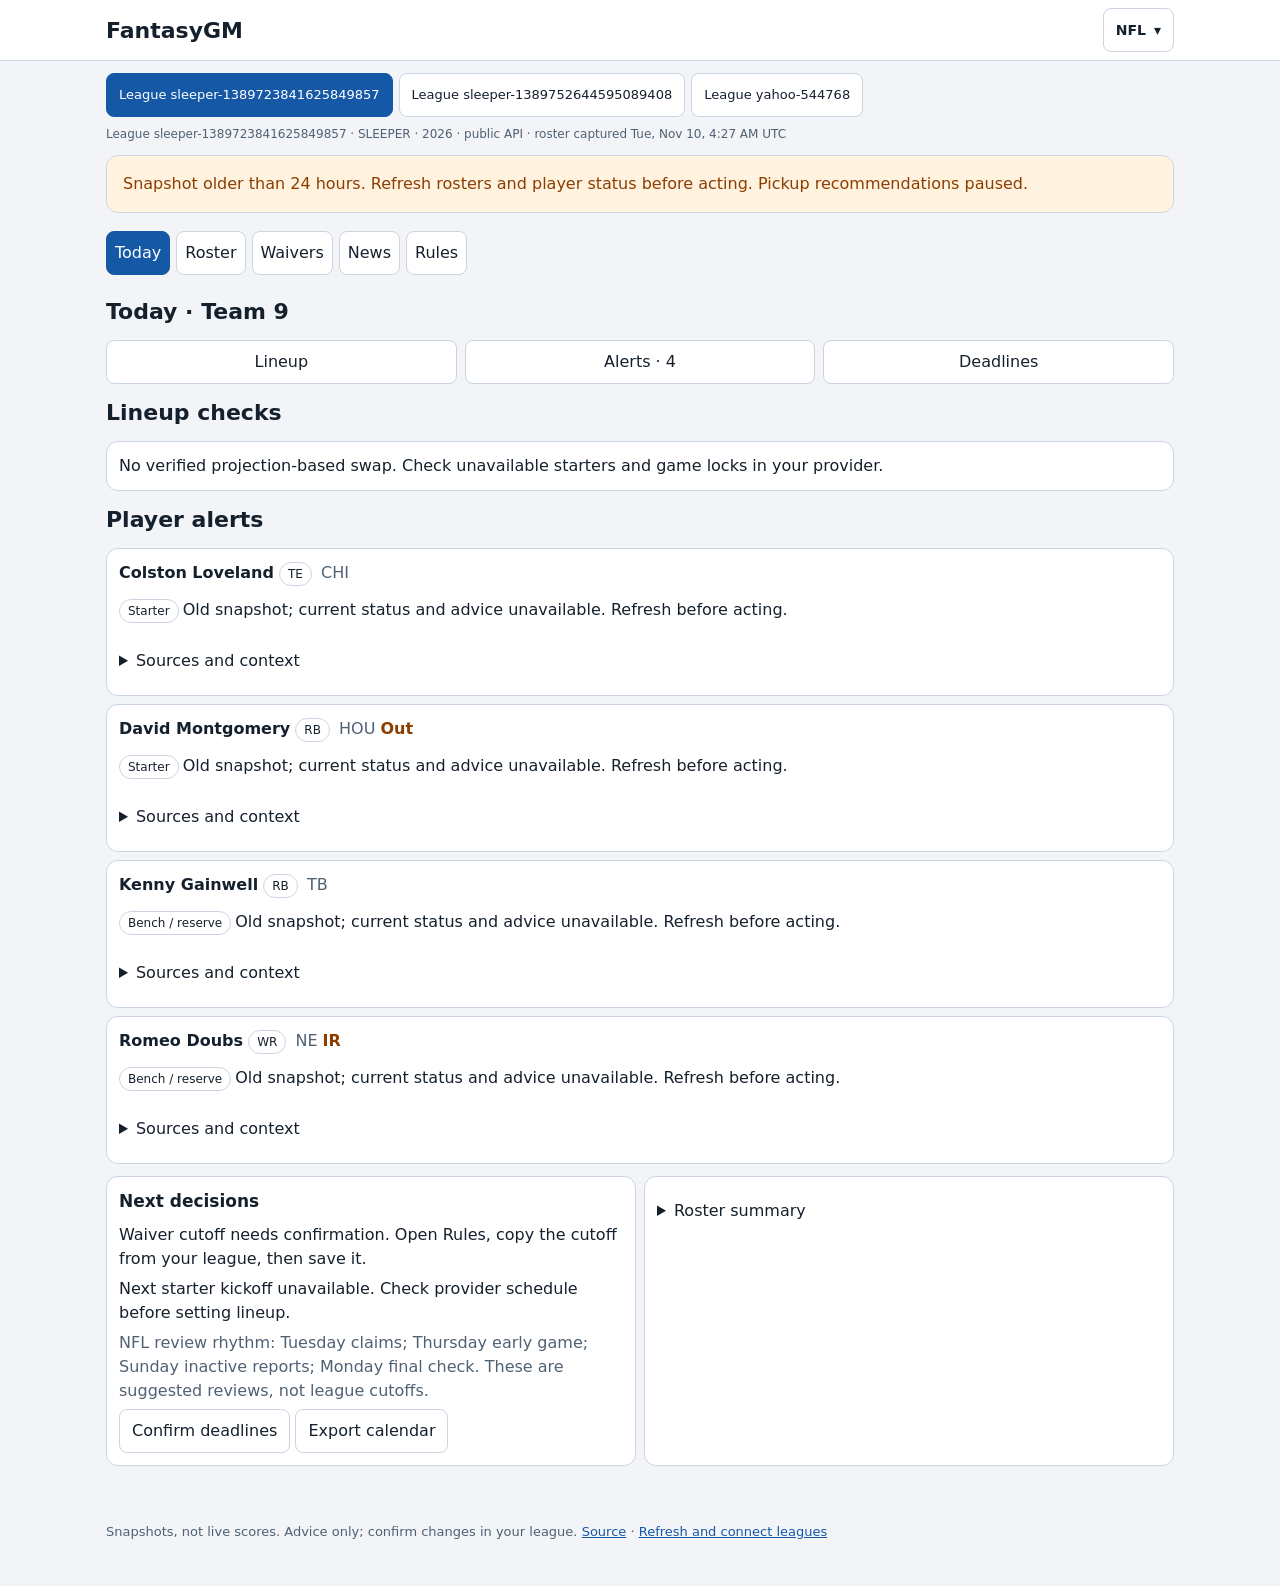
<file: docs/index.html>
<!doctype html>
<html lang="en"><head><meta charset="utf-8"><meta name="viewport" content="width=device-width,initial-scale=1,viewport-fit=cover"><meta name="color-scheme" content="light dark"><title>FantasyGM · Your leagues</title><link rel="stylesheet" href="assets/football.css"><script src="assets/football.js" defer></script></head>
<body><a class="skip" href="#content">Skip to content</a><header><div class="brand"><h1>FantasyGM</h1></div><details id="switcher"><summary aria-label="Switch sport or league"><span id="sport-name">NFL</span></summary><div class="switches"><label>Sport<select id="sport"><option value="nfl">NFL Football</option><option value="wnba">WNBA Basketball</option></select></label><label id="league-label">League<select id="league"><option>Loading leagues…</option></select></label><label id="team-label">My team<select id="team"><option value="">Choose your roster</option></select></label></div></details></header>
<main id="content"><div id="nfl"><div id="league-shortcuts" class="league-shortcuts" role="group" aria-label="Your NFL leagues" hidden></div><p id="meta" class="muted" aria-live="polite">Loading shared NFL data…</p><p id="error" class="notice" role="alert" hidden></p><div id="setup" hidden></div><div id="connected" hidden><nav id="views" aria-label="NFL views"><button data-view="today" aria-current="page">Today</button><button data-view="roster">Roster</button><button data-view="waivers">Waivers</button><button data-view="news">News</button><button data-view="settings">Rules</button></nav><section id="panel" aria-live="polite"></section></div></div><div id="wnba" hidden><p class="muted">WNBA console · ESPN · League 2043154241 · <a href="wnba.html">Open full console</a></p><iframe id="wnba-frame" title="WNBA league console" loading="lazy"></iframe></div></main>
<footer>Snapshots, not live scores. Advice only; confirm changes in your league. <a href="https://github.com/pranava0x0/FantasyGM">Source</a> · <a href="nfl-refresh.html">Refresh and connect leagues</a></footer></body></html>
</file>
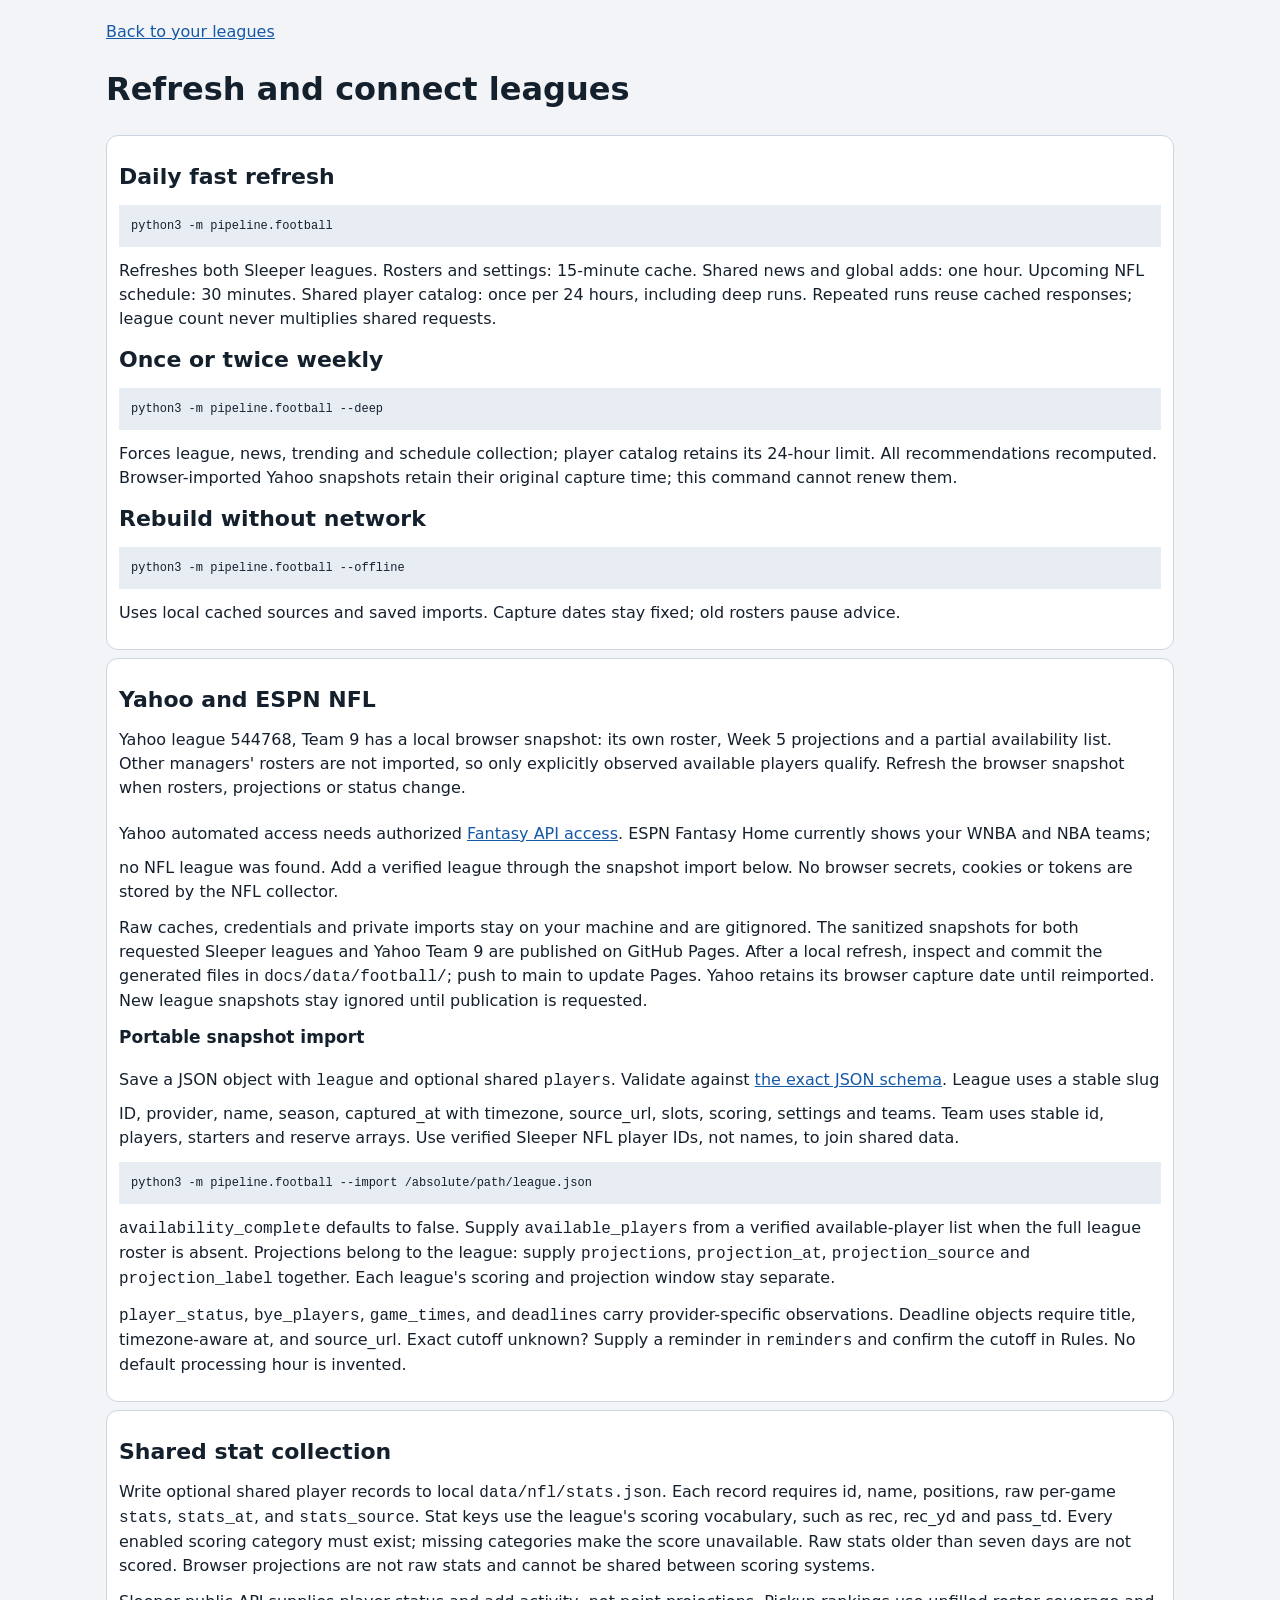
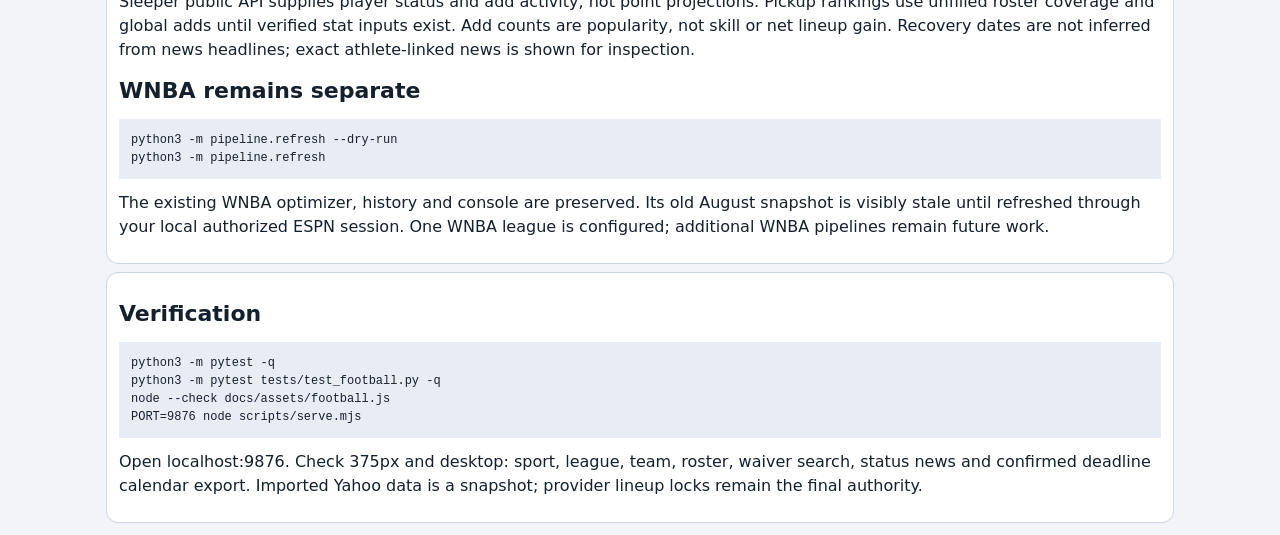
<file: docs/nfl-refresh.html>
<!doctype html><html lang="en"><head><meta charset="utf-8"><meta name="viewport" content="width=device-width,initial-scale=1"><title>FantasyGM · NFL refresh</title><link rel="stylesheet" href="assets/football.css"></head><body><main><p><a href="index.html">Back to your leagues</a></p><h1>Refresh and connect leagues</h1><article class="card"><h2>Daily fast refresh</h2><pre>python3 -m pipeline.football</pre><p>Refreshes both Sleeper leagues. Rosters and settings: 15-minute cache. Shared news and global adds: one hour. Upcoming NFL schedule: 30 minutes. Shared player catalog: once per 24 hours, including deep runs. Repeated runs reuse cached responses; league count never multiplies shared requests.</p><h2>Once or twice weekly</h2><pre>python3 -m pipeline.football --deep</pre><p>Forces league, news, trending and schedule collection; player catalog retains its 24-hour limit. All recommendations recomputed. Browser-imported Yahoo snapshots retain their original capture time; this command cannot renew them.</p><h2>Rebuild without network</h2><pre>python3 -m pipeline.football --offline</pre><p>Uses local cached sources and saved imports. Capture dates stay fixed; old rosters pause advice.</p></article><article class="card"><h2>Yahoo and ESPN NFL</h2><p>Yahoo league 544768, Team 9 has a local browser snapshot: its own roster, Week 5 projections and a partial availability list. Other managers' rosters are not imported, so only explicitly observed available players qualify. Refresh the browser snapshot when rosters, projections or status change.</p><p>Yahoo automated access needs authorized <a href="https://sports.yahoo.com/developer/docs/">Fantasy API access</a>. ESPN Fantasy Home currently shows your WNBA and NBA teams; no NFL league was found. Add a verified league through the snapshot import below. No browser secrets, cookies or tokens are stored by the NFL collector.</p><p>Raw caches, credentials and private imports stay on your machine and are gitignored. The sanitized snapshots for both requested Sleeper leagues and Yahoo Team 9 are published on GitHub Pages. After a local refresh, inspect and commit the generated files in <code>docs/data/football/</code>; push to main to update Pages. Yahoo retains its browser capture date until reimported. New league snapshots stay ignored until publication is requested.</p><h3>Portable snapshot import</h3><p>Save a JSON object with <code>league</code> and optional shared <code>players</code>. Validate against <a href="football-import.schema.json">the exact JSON schema</a>. League uses a stable slug ID, provider, name, season, captured_at with timezone, source_url, slots, scoring, settings and teams. Team uses stable id, players, starters and reserve arrays. Use verified Sleeper NFL player IDs, not names, to join shared data.</p><pre>python3 -m pipeline.football --import /absolute/path/league.json</pre><p><code>availability_complete</code> defaults to false. Supply <code>available_players</code> from a verified available-player list when the full league roster is absent. Projections belong to the league: supply <code>projections</code>, <code>projection_at</code>, <code>projection_source</code> and <code>projection_label</code> together. Each league's scoring and projection window stay separate.</p><p><code>player_status</code>, <code>bye_players</code>, <code>game_times</code>, and <code>deadlines</code> carry provider-specific observations. Deadline objects require title, timezone-aware at, and source_url. Exact cutoff unknown? Supply a reminder in <code>reminders</code> and confirm the cutoff in Rules. No default processing hour is invented.</p></article><article class="card"><h2>Shared stat collection</h2><p>Write optional shared player records to local <code>data/nfl/stats.json</code>. Each record requires id, name, positions, raw per-game <code>stats</code>, <code>stats_at</code>, and <code>stats_source</code>. Stat keys use the league's scoring vocabulary, such as rec, rec_yd and pass_td. Every enabled scoring category must exist; missing categories make the score unavailable. Raw stats older than seven days are not scored. Browser projections are not raw stats and cannot be shared between scoring systems.</p><p>Sleeper public API supplies player status and add activity, not point projections. Pickup rankings use unfilled roster coverage and global adds until verified stat inputs exist. Add counts are popularity, not skill or net lineup gain. Recovery dates are not inferred from news headlines; exact athlete-linked news is shown for inspection.</p><h2>WNBA remains separate</h2><pre>python3 -m pipeline.refresh --dry-run
python3 -m pipeline.refresh</pre><p>The existing WNBA optimizer, history and console are preserved. Its old August snapshot is visibly stale until refreshed through your local authorized ESPN session. One WNBA league is configured; additional WNBA pipelines remain future work.</p></article><article class="card"><h2>Verification</h2><pre>python3 -m pytest -q
python3 -m pytest tests/test_football.py -q
node --check docs/assets/football.js
PORT=9876 node scripts/serve.mjs</pre><p>Open localhost:9876. Check 375px and desktop: sport, league, team, roster, waiver search, status news and confirmed deadline calendar export. Imported Yahoo data is a snapshot; provider lineup locks remain the final authority.</p></article></main></body></html>
</file>
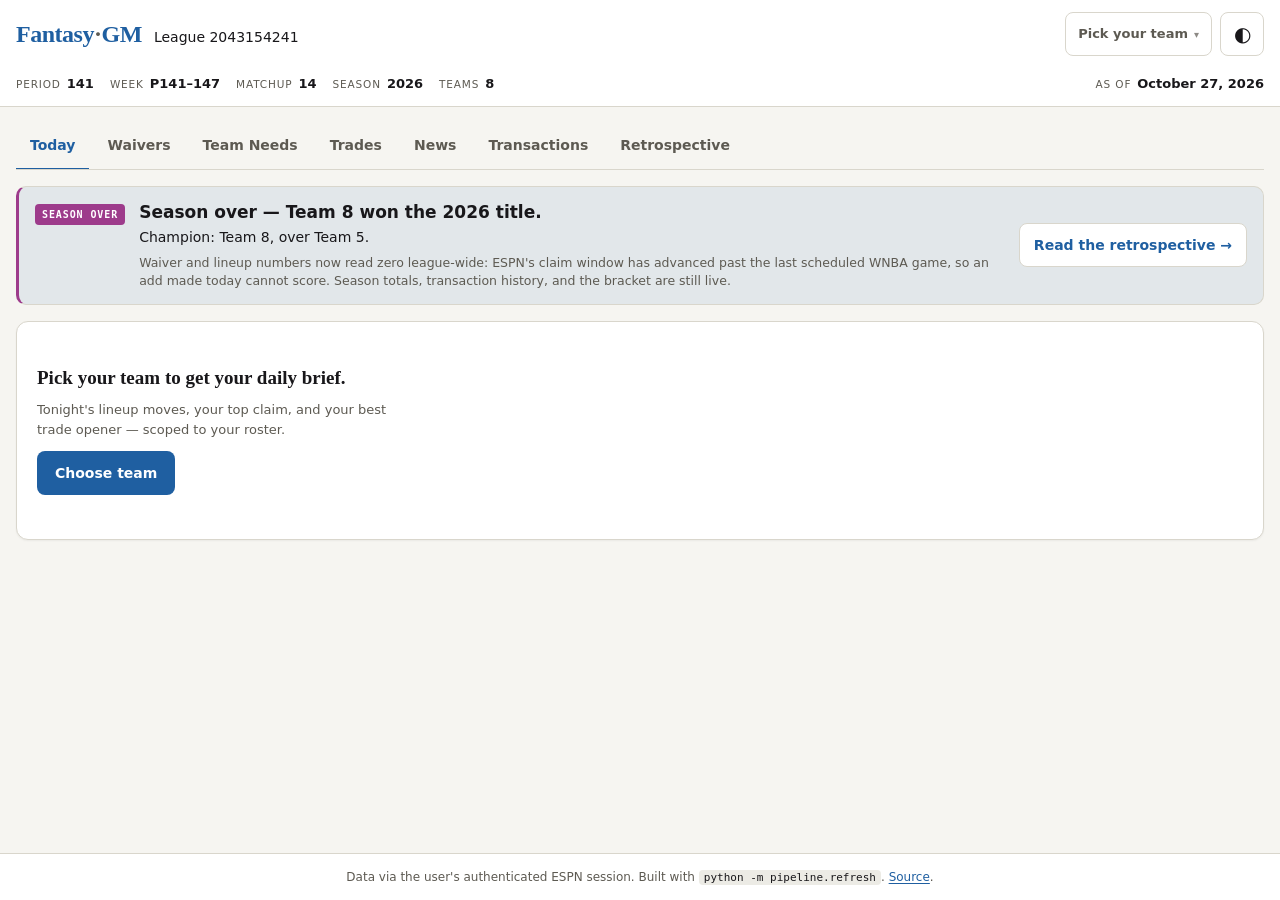
<file: docs/wnba.html>
<!doctype html>
<html lang="en" data-theme="light">
<head>
  <meta charset="utf-8" />
  <meta name="viewport" content="width=device-width, initial-scale=1" />
  <title>Fantasy GM</title>
  <meta name="description" content="AI-powered GM for an ESPN fantasy WNBA league. Waiver targets, team needs, transaction history." />
  <link rel="preload" href="./data/state.json" as="fetch" type="application/json" crossorigin />
  <link rel="stylesheet" href="./assets/style.css" />
</head>
<body>
  <a class="skip-link" href="#main">Skip to content</a>

  <header role="banner" class="topbar">
    <div class="topbar-inner">
      <div class="brand">
        <span class="brand-mark" aria-hidden="true">Fantasy<span>·</span>GM</span>
        <span class="brand-tag" id="league-name">Fantasy GM</span>
      </div>
      <div class="topbar-actions">
        <button class="myteam-chip" type="button" id="myteam-chip" aria-haspopup="dialog" aria-label="Choose your team">
          <span class="myteam-chip-label" id="myteam-chip-label">Pick your team</span>
          <span class="myteam-chip-caret" aria-hidden="true">▾</span>
        </button>
        <button class="theme-toggle" type="button" id="theme-toggle" aria-label="Toggle theme">
          <span class="theme-icon" aria-hidden="true">◐</span>
        </button>
      </div>
    </div>
    <div class="meta-strip" aria-live="polite">
      <span class="meta-item"><span class="meta-label">Period</span> <span class="meta-value" id="meta-period">—</span></span>
      <span class="meta-item"><span class="meta-label">Week</span> <span class="meta-value" id="meta-week">—</span></span>
      <span class="meta-item"><span class="meta-label">Matchup</span> <span class="meta-value" id="meta-matchup">—</span></span>
      <span class="meta-item"><span class="meta-label">Season</span> <span class="meta-value" id="meta-season">—</span></span>
      <span class="meta-item"><span class="meta-label">Teams</span> <span class="meta-value" id="meta-teams">—</span></span>
      <span class="meta-item meta-captured"><span class="meta-label">As of</span> <span class="meta-value" id="meta-captured">—</span></span>
    </div>
  </header>

  <main id="main" role="main">
    <nav class="tabs" role="tablist" aria-label="Sections">
      <button class="tab" role="tab" id="tab-today"        aria-controls="section-today"        aria-selected="true">Today</button>
      <button class="tab" role="tab" id="tab-waivers"      aria-controls="section-waivers"      aria-selected="false">Waivers</button>
      <button class="tab" role="tab" id="tab-teams"        aria-controls="section-teams"        aria-selected="false">Team Needs</button>
      <button class="tab" role="tab" id="tab-trades"       aria-controls="section-trades"       aria-selected="false">Trades</button>
      <button class="tab" role="tab" id="tab-news"         aria-controls="section-news"         aria-selected="false">News</button>
      <button class="tab" role="tab" id="tab-transactions" aria-controls="section-transactions" aria-selected="false">Transactions</button>
      <button class="tab" role="tab" id="tab-retro"         aria-controls="section-retro"        aria-selected="false">Retrospective</button>
    </nav>

    <!--
      Season banner. Lives outside the panels so the season's outcome is
      visible on every tab — it is also the explanation for the zeroed
      weekly projections on Waivers and Team Needs. Rendered from
      state.season_result; stays hidden while the regular season runs.
    -->
    <div id="season-banner-mount" hidden></div>

    <!-- ========== Today — the standing daily brief ========== -->
    <section class="surface tab-panel" id="section-today" role="tabpanel" aria-labelledby="tab-today">
      <div id="today-mount">
        <p class="loading">Loading today's brief…</p>
      </div>
    </section>

    <!-- ========== Waiver Targets ========== -->
    <section class="surface tab-panel" id="section-waivers" role="tabpanel" aria-labelledby="tab-waivers" hidden>
      <header class="surface-head">
        <h2 id="h-waivers">Top Waiver Targets</h2>
        <p class="surface-sub" id="waivers-sub">Ranked by projected points next week (per-game projection × games next week), with this week as the tiebreaker. Open the Team Needs tab to see picks tailored to each team.</p>
      </header>
      <ol class="waiver-list" id="waiver-list">
        <li class="loading">Loading targets…</li>
      </ol>
    </section>

    <!-- ========== Team Needs ========== -->
    <section class="surface tab-panel" id="section-teams" role="tabpanel" aria-labelledby="tab-teams" hidden>
      <header class="surface-head">
        <h2 id="h-teams">Team Needs</h2>
        <p class="surface-sub">Projected weekly production by bucket vs. league average. Tap a card to see that team's tailored waiver list, full roster, recent transactions, and a season summary.</p>
      </header>
      <div class="team-grid" id="team-grid">
        <p class="loading">Loading teams…</p>
      </div>
      <footer class="surface-footnote" id="team-needs-footnote" aria-label="How team needs are calculated">
        <h3>How "top need" is calculated</h3>
        <p>
          For each active roster slot (the 9 non-bench / non-IR slots in WNBA fantasy: 2 G + 3 F + 1 F/C + 3 UTIL), we estimate the player's points this week as
          <em>per-game projection × games this week</em>. Players are bucketed by their <em>default ESPN position</em> (1 = G, 2 = F, 3 = C). Bucket totals per team are compared to the league average for that bucket. <strong>Top need</strong> is whichever bucket — Guards (G) or combined Frontcourt (F + C) — has the largest negative gap, i.e. the biggest upgrade opportunity.
        </p>
        <p>
          F and C are bucketed together because WNBA fantasy has shared F/C lineup slots — a team without a pure Center isn't structurally short there if they fill slot 5 with a Forward.
        </p>
        <p class="muted">
          Note: the comparison is on total weekly production, not per-player average. A team with three high-scoring Guards may still show its top need as G if other teams have four or five Guards contributing comparable totals. The Waiver Targets tab boosts picks at the team's top-need bucket and penalizes picks at saturated positions (≥ 5 active Gs or ≥ 7 active F/Cs).
        </p>
      </footer>
    </section>

    <!-- ========== Trades ========== -->
    <section class="surface tab-panel" id="section-trades" role="tabpanel" aria-labelledby="tab-trades" hidden>
      <header class="surface-head">
        <h2 id="h-trades">Trade Evaluator</h2>
        <p class="surface-sub">Calculator: pick players from two teams to model the projected lineup and rest-of-season impact for both sides. Auto-generated scenarios below rank fair packages for each team's best player.</p>
      </header>
      <div id="trade-calc-mount"></div>
      <div class="trade-section-sep" aria-hidden="true"><span>Auto-generated scenarios</span></div>
      <div class="trades-grid" id="trades-grid">
        <p class="loading">Loading trade scenarios…</p>
      </div>
    </section>

    <!-- ========== News ========== -->
    <section class="surface tab-panel" id="section-news" role="tabpanel" aria-labelledby="tab-news" hidden>
      <header class="surface-head">
        <h2 id="h-news">Recent WNBA News</h2>
        <p class="surface-sub">From ESPN's public feed. Headlines tagged with a player on your watch / waiver list are highlighted.</p>
      </header>
      <ul class="news-list" id="news-list">
        <li class="loading">Loading…</li>
      </ul>
    </section>

    <!-- ========== Transactions ========== -->
    <section class="surface tab-panel" id="section-transactions" role="tabpanel" aria-labelledby="tab-transactions" hidden>
      <header class="surface-head">
        <h2 id="h-transactions">Recent Transactions</h2>
        <p class="surface-sub">Newest first. Team abbreviations only — owner names are never stored.</p>
      </header>
      <ul class="txn-list" id="txn-list">
        <li class="loading">Loading…</li>
      </ul>
    </section>

    <!-- ========== Retrospective ========== -->
    <!--
      Project retrospective. Content lives in docs/data/retrospective.json and
      is fetched lazily the first time this tab opens — it is prose, not league
      data, and state.json is already the page's heaviest request.
    -->
    <section class="surface tab-panel" id="section-retro" role="tabpanel" aria-labelledby="tab-retro" hidden>
      <div id="retro-mount">
        <p class="loading">Loading retrospective…</p>
      </div>
    </section>
  </main>

  <footer role="contentinfo" class="footer">
    <p>Data via the user's authenticated ESPN session. Built with <code>python -m pipeline.refresh</code>. <a href="https://github.com/pranava0x0/FantasyGM">Source</a>.</p>
  </footer>

  <!--
    Mobile bottom tab bar (<640px only; the top tab row takes over above that).
    Thumb-reach beats top tabs for a check-in app. Mirrors the top tabs rather
    than duplicating content — same panels, same selectTab() path.
  -->
  <nav class="bottom-nav" id="bottom-nav" aria-label="Sections">
    <button class="bottom-nav-btn" type="button" data-panel="section-today" aria-current="page" aria-label="Today">
      <span class="bottom-nav-icon" aria-hidden="true">◎</span><span class="bottom-nav-label">Today</span>
    </button>
    <button class="bottom-nav-btn" type="button" data-panel="section-waivers" aria-label="Waivers">
      <span class="bottom-nav-icon" aria-hidden="true">✛</span><span class="bottom-nav-label">Waivers</span>
    </button>
    <button class="bottom-nav-btn" type="button" data-panel="section-teams" aria-label="Team Needs">
      <span class="bottom-nav-icon" aria-hidden="true">▦</span><span class="bottom-nav-label">Teams</span>
    </button>
    <button class="bottom-nav-btn" type="button" data-panel="section-trades" aria-label="Trades">
      <span class="bottom-nav-icon" aria-hidden="true">⇄</span><span class="bottom-nav-label">Trades</span>
    </button>
    <button class="bottom-nav-btn" type="button" id="bottom-nav-more" aria-haspopup="dialog" aria-expanded="false" aria-label="More sections">
      <span class="bottom-nav-icon" aria-hidden="true">⋯</span><span class="bottom-nav-label">More</span>
    </button>
  </nav>

  <!-- "More" overflow sheet — the two low-frequency panels. -->
  <div id="more-sheet" class="sheet" role="dialog" aria-modal="true" aria-label="More sections" aria-hidden="true" hidden>
    <div class="sheet-backdrop" data-sheet-close></div>
    <div class="sheet-panel" role="document">
      <div class="sheet-grabber" aria-hidden="true"></div>
      <button class="sheet-item" type="button" data-panel="section-news">News</button>
      <button class="sheet-item" type="button" data-panel="section-transactions">Transactions</button>
      <button class="sheet-item" type="button" data-panel="section-retro">Retrospective</button>
      <button class="sheet-item sheet-item--muted" type="button" data-sheet-close>Cancel</button>
    </div>
  </div>

  <!-- Team picker — first visit, and any time you switch teams. -->
  <div id="team-picker" class="sheet" role="dialog" aria-modal="true" aria-labelledby="team-picker-h" aria-hidden="true" hidden>
    <div class="sheet-backdrop" data-sheet-close></div>
    <div class="sheet-panel sheet-panel--picker" role="document">
      <div class="sheet-grabber" aria-hidden="true"></div>
      <h2 class="sheet-h" id="team-picker-h">Which team is yours?</h2>
      <p class="sheet-sub">Scopes lineup checks, waiver picks, and trade openers to your roster. Stored on this device only — no account.</p>
      <div class="team-picker-grid" id="team-picker-grid"></div>
      <button class="sheet-item sheet-item--muted" type="button" id="team-picker-clear">Browse all teams instead</button>
    </div>
  </div>

  <!-- Lazy-mounted toast -->
  <div id="toast" class="toast" role="status" aria-live="polite"></div>

  <!-- Player detail modal — populated on click of any player name. -->
  <div id="player-modal" class="player-modal" role="dialog" aria-modal="true" aria-labelledby="player-modal-name" aria-hidden="true" hidden>
    <div class="player-modal-backdrop" data-modal-close></div>
    <div class="player-modal-panel" role="document">
      <button type="button" class="player-modal-close" data-modal-close aria-label="Close player details">×</button>
      <header class="player-modal-head">
        <div class="player-modal-photo-wrap">
          <img class="player-modal-photo" alt="" />
        </div>
        <div class="player-modal-id">
          <h3 class="player-modal-name" id="player-modal-name">—</h3>
          <div class="player-modal-meta" id="player-modal-meta"></div>
          <div class="player-modal-status" id="player-modal-status"></div>
        </div>
      </header>
      <section class="player-modal-stats" id="player-modal-stats" aria-label="Key stats"></section>
      <section class="player-modal-gmtake" id="player-modal-gmtake" aria-labelledby="player-modal-gmtake-h" hidden>
        <h4 id="player-modal-gmtake-h" class="player-modal-gmtake-h">
          GM take <span class="player-modal-gmtake-badge">AI</span>
        </h4>
        <p class="player-modal-gmtake-body" id="player-modal-gmtake-body"></p>
        <p class="gm-take-date" hidden></p>
      </section>
      <section class="player-modal-section player-modal-recent-section" id="player-modal-recent-wrap" aria-labelledby="player-modal-recent-h" hidden>
        <h4 id="player-modal-recent-h" class="player-modal-section-h">Last 2 weeks <span class="recent-games-hint">newest first →</span></h4>
        <div class="player-modal-recent-games" id="player-modal-recent-games"></div>
      </section>
      <section class="player-modal-section" id="player-modal-social-wrap" aria-labelledby="player-modal-social-h" hidden>
        <h4 id="player-modal-social-h" class="player-modal-section-h">Social</h4>
        <ul class="player-modal-social" id="player-modal-social"></ul>
      </section>
      <section class="player-modal-section" aria-labelledby="player-modal-news-h">
        <h4 id="player-modal-news-h" class="player-modal-section-h">News</h4>
        <ul class="player-modal-news" id="player-modal-news"></ul>
      </section>
      <section class="player-modal-section" aria-labelledby="player-modal-txns-h">
        <h4 id="player-modal-txns-h" class="player-modal-section-h">Transactions</h4>
        <ul class="player-modal-txns" id="player-modal-txns"></ul>
      </section>
      <footer class="player-modal-footer">
        <div class="player-modal-social-links" id="player-modal-social-links"></div>
        <a class="player-modal-espn" id="player-modal-espn" href="#" target="_blank" rel="noopener">View on ESPN ↗</a>
      </footer>
    </div>
  </div>

  <script src="./assets/app.js" defer></script>
</body>
</html>
</file>
<file: docs/assets/football.css>
:root{--bg:#f2f4f7;--surface:#fff;--surface-2:#e8edf4;--text:#15202d;--muted:#506174;--border:#cbd5e1;--accent:#1558a6;--warning:#8c3d00;--warning-bg:#fff2df;--good:#21643d;font-family:-apple-system,BlinkMacSystemFont,"Segoe UI",system-ui,sans-serif;font-feature-settings:"tnum";color-scheme:light dark}*{box-sizing:border-box}body{margin:0;background:var(--bg);color:var(--text);font-size:16px;line-height:1.5}[hidden]{display:none!important}a{color:var(--accent)}header{background:var(--surface);border-bottom:1px solid var(--border);padding:12px 16px}.brand{display:flex;align-items:baseline;gap:12px}.brand h1{font-size:22px;margin:0}.brand span,.muted,small{color:var(--muted)}.brand span{font-size:13px}.switches{display:grid;gap:8px;margin-top:12px}label{display:grid;gap:4px;font-size:12px;font-weight:650;text-transform:uppercase;letter-spacing:.04em}select,input,button{font:inherit;font-size:16px;min-height:44px;color:var(--text);border:1px solid var(--border);border-radius:8px;background:var(--surface);padding:8px 12px;max-width:100%;touch-action:manipulation}button{cursor:pointer}select{width:100%;min-width:0}button[aria-current=page]{background:var(--accent);color:var(--surface);border-color:var(--accent)}:focus-visible{outline:3px solid var(--accent);outline-offset:2px}main{max-width:1100px;margin:0 auto;padding:12px 16px;min-width:0}nav{display:flex;gap:6px;position:sticky;top:0;z-index:2;background:var(--bg);padding:8px 0;overflow-x:auto}nav button{flex:1;white-space:nowrap;padding:8px}h2{font-size:22px;margin:12px 0}h3{font-size:17px;margin:0 0 8px}p{margin:8px 0 12px}.card,.notice{padding:16px;border:1px solid var(--border);border-radius:12px;background:var(--surface);margin:10px 0;overflow-wrap:anywhere}.notice{background:var(--warning-bg);color:var(--warning)}.grid{display:grid;gap:12px}.card .pill{font-size:12px;display:inline-block;border:1px solid var(--border);padding:2px 8px;border-radius:999px;margin:0 4px 4px 0}.status{color:var(--warning);font-weight:700}.row{display:flex;gap:12px;align-items:center;justify-content:space-between;flex-wrap:wrap}.row>*{min-width:0}.points{font-weight:700;color:var(--good)}.list{list-style:none;padding:0}.list li{padding:12px 0;border-bottom:1px solid var(--border)}.list li:last-child{border:0}footer{max-width:1100px;padding:20px 16px 32px;margin:auto;font-size:13px;color:var(--muted)}iframe{width:100%;height:calc(100vh - 220px);min-height:650px;border:1px solid var(--border);border-radius:12px;background:var(--surface)}.skip{position:absolute;left:-9999px}.skip:focus{left:16px;top:8px;z-index:5;background:var(--surface);padding:12px}details summary{cursor:pointer;min-height:44px;padding:10px 0}pre{overflow:auto;background:var(--surface-2);padding:12px;font-size:12px}dl{display:grid;grid-template-columns:1fr 1fr;gap:8px}dt{color:var(--muted)}dd{margin:0;overflow-wrap:anywhere}#search{width:100%}@media(min-width:640px){.switches{grid-template-columns:1fr 2fr 1fr}.grid{grid-template-columns:1fr 1fr}header{padding-inline:max(16px,calc((100vw - 1068px)/2))}nav{justify-content:flex-start}nav button{flex:0}}@media(prefers-color-scheme:dark){:root{--bg:#101720;--surface:#192330;--surface-2:#263445;--text:#edf3fb;--muted:#acbdd1;--border:#405369;--accent:#8abfff;--warning:#ffcc99;--warning-bg:#362618;--good:#94dfb0}button[aria-current=page]{color:var(--bg)}}@media(prefers-reduced-motion:reduce){*{scroll-behavior:auto}}

/* Keep the decision surface close; every control remains at least 44px. */
.card a,.list a,#panel>p a,footer a{display:inline-flex;align-items:center;min-height:44px;min-width:44px}
.card{padding:12px;margin:8px 0}.grid{gap:8px}.grid .card{margin:0}.jump-links,.pager{display:flex;align-items:center;gap:8px;justify-content:space-between;margin:12px 0}.jump-links button{flex:1;padding:8px}.pager span{font-size:13px;text-align:center}.pager button{font-size:14px}button:disabled{opacity:.5;cursor:default}#panel,section,#decisions,#picks,.list{scroll-margin-top:12px}#panel details p:last-child{margin-bottom:0}#panel .grid .card p{margin:6px 0}.switches{grid-template-columns:1fr 1fr}#league-label{grid-column:1/-1;grid-row:2}.brand span{margin-left:auto}#meta{font-size:12px}.row label:first-child{flex:1}#panel .grid{margin:12px 0}
@media(max-width:639px){#views{position:fixed;top:auto;bottom:0;left:0;right:0;padding:8px 8px max(8px,env(safe-area-inset-bottom));background:var(--surface);border-top:1px solid var(--border)}#views button{font-size:14px;min-width:44px}body:has(#connected:not([hidden])){padding-bottom:80px}.grid{gap:8px}header{padding:8px 16px}.switches{margin-top:8px}}
@media(min-width:640px){.switches{grid-template-columns:1fr 2fr 1fr}#league-label{grid-column:auto;grid-row:auto}#panel,section,#decisions,#picks,.list{scroll-margin-top:72px}}

/* Seasonal switching occupies one header button; controls open only on demand. */
header{display:flex;align-items:center;justify-content:space-between;gap:12px;position:relative;padding-block:8px}
#switcher{margin-left:auto}#switcher>summary{display:flex;align-items:center;justify-content:center;gap:8px;min-width:64px;min-height:44px;padding:8px 12px;border:1px solid var(--border);border-radius:8px;font-size:14px;font-weight:650;list-style:none}
#switcher>summary::-webkit-details-marker{display:none}#switcher>summary::after{content:"▾"}#switcher[open]>summary::after{content:"▴"}
#switcher .switches{position:absolute;top:calc(100% + 4px);right:16px;z-index:4;width:min(420px,calc(100vw - 32px));margin:0;padding:16px;background:var(--surface);border:1px solid var(--border);border-radius:12px;grid-template-columns:1fr 1fr}
#switcher #league-label{grid-column:1/-1;grid-row:2}
iframe{height:calc(100vh - 140px)}

/* One tap between connected leagues, without opening the seasonal menu. */
.league-shortcuts{display:flex;gap:6px;margin-bottom:8px}
.league-shortcuts button{flex:1;min-width:44px;overflow:hidden;text-overflow:ellipsis;white-space:nowrap;padding:8px;font-size:13px}
.league-shortcuts button[aria-pressed=true]{background:var(--accent);color:var(--surface);border-color:var(--accent)}
@media(prefers-color-scheme:dark){.league-shortcuts button[aria-pressed=true]{color:var(--bg)}}
@media(min-width:640px){.league-shortcuts button{flex:0 1 auto;padding-inline:12px}}
</file>
<file: docs/assets/style.css>
/* ============================================================
   FantasyGM — static site stylesheet.
   Mobile-first. CSS variables for theming. Tabular numerals.
   See DESIGN.md §0 for project palette + content rules.
   ============================================================ */

:root {
  /* Type stacks (system only — no web fonts). */
  --font-sans:  -apple-system, BlinkMacSystemFont, "Segoe UI", system-ui,
                "Helvetica Neue", Arial, sans-serif;
  --font-serif: "Charter", "Source Serif 4", "Source Serif Pro",
                "Iowan Old Style", "Apple Garamond", "Palatino", "Georgia",
                "Times New Roman", serif;
  --font-mono:  ui-monospace, "SF Mono", "JetBrains Mono", Menlo,
                Consolas, monospace;

  /* Surface tokens — light theme. */
  --bg:           #f6f5f1;
  --surface:     #ffffff;
  --surface-2:   #ecebe5;
  --border:      #d9d6cc;
  --text:        #18171a;
  --text-muted:  #5d5a52;
  --accent:      #1f5fa1;
  --accent-soft: rgba(31, 95, 161, 0.09);

  /* Semantic tokens. */
  --bucket-guard:    #2563eb;
  --bucket-forward:  #d97706;
  --bucket-center:   #9d3b8b;
  --gap-strong:      #2e7d32;
  --gap-weak:        #c0392b;
  --gap-neutral:     var(--text-muted);
  --txn-add:         var(--gap-strong);
  --txn-drop:        var(--gap-weak);
  --txn-lineup:      var(--text-muted);
  --txn-trade:       #6f42c1;
  --txn-trade-fg:    #ffffff;

  font-feature-settings: "tnum", "ss01";
  font-variant-numeric: tabular-nums;
  color-scheme: light;
}

[data-theme="dark"] {
  --bg:           #0f0e10;
  --surface:     #1a1a1c;
  --surface-2:   #232326;
  --border:      #2e2e33;
  --text:        #f3f1eb;
  --text-muted:  #9e9a90;
  --accent:      #6aa3e0;
  --accent-soft: rgba(106, 163, 224, 0.14);

  --bucket-guard:    #60a5fa;
  --bucket-forward:  #fbbf24;
  --bucket-center:   #e879c7;
  --gap-strong:      #6dba71;
  --gap-weak:        #ef6f63;
  --txn-trade:       #b89bf0;

  color-scheme: dark;
}

* { box-sizing: border-box; }
[hidden] { display: none !important; }

html, body {
  margin: 0;
  background: var(--bg);
  color: var(--text);
  font-family: var(--font-sans);
  font-size: 16px;
  line-height: 1.5;
  -webkit-font-smoothing: antialiased;
  -moz-osx-font-smoothing: grayscale;
}

body {
  display: flex;
  flex-direction: column;
  min-height: 100vh;
  min-height: 100dvh;
}

a { color: var(--accent); text-decoration: underline; text-underline-offset: 2px; }
a:hover { text-decoration: none; }

:focus-visible {
  outline: 2px solid var(--accent);
  outline-offset: 2px;
  border-radius: 2px;
}

.skip-link {
  position: absolute; left: -9999px; top: 0;
  background: var(--accent); color: #fff; padding: 8px 12px;
  border-radius: 6px; z-index: 10;
}
.skip-link:focus { left: 8px; top: 8px; }

/* ---------- Topbar ---------- */

.topbar {
  background: var(--surface);
  border-bottom: 1px solid var(--border);
  padding: 12px 16px 0;
}
.topbar-inner {
  display: flex; align-items: center; justify-content: space-between;
  max-width: 1280px; margin: 0 auto; padding-bottom: 10px;
}

.brand { display: flex; align-items: baseline; gap: 12px; min-width: 0; }
.brand-mark {
  font-family: var(--font-serif);
  font-weight: 700; font-size: 24px; letter-spacing: -0.02em;
  color: var(--accent);
}
.brand-mark span { color: var(--text-muted); margin: 0 1px; }
.brand-tag {
  font-family: var(--font-sans);
  font-size: 14px; font-weight: 500;
  color: var(--text);
  white-space: nowrap; overflow: hidden; text-overflow: ellipsis;
  min-width: 0;
}

.theme-toggle {
  background: transparent; border: 1px solid var(--border);
  width: 44px; height: 44px; border-radius: 8px;
  color: var(--text); font-size: 20px; line-height: 1;
  cursor: pointer; flex-shrink: 0;
  display: inline-flex; align-items: center; justify-content: center;
}
.theme-toggle:hover { background: var(--surface-2); }

.meta-strip {
  max-width: 1280px; margin: 0 auto;
  display: flex; flex-wrap: wrap; gap: 16px;
  padding: 8px 0 12px;
  font-size: 13px;
  color: var(--text-muted);
}
.meta-item { display: inline-flex; gap: 6px; align-items: baseline; }
.meta-label { font-size: 10.5px; text-transform: uppercase; letter-spacing: 0.08em; color: var(--text-muted); }
.meta-value { color: var(--text); font-weight: 600; }
.meta-captured { margin-left: auto; }

/* ---------- Main layout ---------- */

main {
  flex: 1;
  width: 100%;
  max-width: 1280px;
  margin: 0 auto;
  padding: 16px 16px 64px;
  display: grid;
  gap: 16px;
  align-content: start;
}

/* Tab strip — primary navigation between Waivers / Team Needs / News /
   Transactions. Mobile-first: horizontal scroll if needed at narrow widths. */
.tabs {
  display: flex;
  gap: 4px;
  border-bottom: 1px solid var(--border);
  overflow-x: auto;
  scrollbar-width: none;
  -webkit-overflow-scrolling: touch;
}
.tabs::-webkit-scrollbar { display: none; }
.tab {
  background: transparent;
  border: 0;
  padding: 12px 14px;
  font: inherit;
  font-size: 14px;
  font-weight: 600;
  color: var(--text-muted);
  cursor: pointer;
  white-space: nowrap;
  border-bottom: 2px solid transparent;
  margin-bottom: -1px;
  min-height: 44px;
  flex-shrink: 0;
}
.tab:hover { color: var(--text); }
.tab[aria-selected="true"] {
  color: var(--accent);
  border-bottom-color: var(--accent);
}
@media (max-width: 420px) {
  .tab { padding-inline: 8px; }
}
.tab-panel { /* defaults; hidden attribute does the hiding */ }
.tab-panel[hidden] { display: none; }

.surface {
  background: var(--surface);
  border: 1px solid var(--border);
  border-radius: 12px;
  padding: 18px 16px 20px;
  box-shadow: 0 1px 2px rgba(0,0,0,0.05);
}
[data-theme="dark"] .surface { box-shadow: 0 1px 3px rgba(0,0,0,0.4); }

.surface-head h2 {
  margin: 0 0 6px;
  font-family: var(--font-serif);
  font-size: 22px; font-weight: 600;
  letter-spacing: -0.01em;
}
.surface-sub {
  margin: 0 0 16px;
  color: var(--text-muted);
  font-size: 13.5px;
}

/* ---------- Waiver list ---------- */

.waiver-list, .txn-list { list-style: none; padding: 0; margin: 0; }
.waiver-list { display: grid; gap: 8px; }

.waiver-card {
  background: var(--surface);
  border: 1px solid var(--border);
  border-radius: 8px;
  padding: 10px 12px;
  display: grid;
  grid-template-columns: 28px 1fr auto;
  grid-template-areas:
    "rank body schedule"
    "rank summary summary";
  align-items: center;
  column-gap: 12px;
  row-gap: 8px;
  min-height: 44px;
}
.waiver-rank { grid-area: rank; align-self: center; }
.waiver-body { grid-area: body; }
.waiver-schedule { grid-area: schedule; }
.waiver-summary { grid-area: summary; }

/* AI "why pick them up" take on each waiver card. Clamped to 2 lines so
   the 30-deep list stays scannable; the modal shows the full text. */
.waiver-summary {
  display: flex;
  gap: 8px;
  align-items: baseline;
  margin: 0;
  padding-top: 8px;
  border-top: 1px solid var(--border);
}
.waiver-summary-text {
  font-size: 12.5px;
  line-height: 1.45;
  color: var(--text-muted);
  display: -webkit-box;
  -webkit-line-clamp: 2;
  -webkit-box-orient: vertical;
  overflow: hidden;
}
.waiver-summary-badge {
  flex: none;
  font-size: 9px;
  font-weight: 800;
  letter-spacing: 0.08em;
  padding: 1px 5px;
  border-radius: 4px;
  background: var(--accent-soft, rgba(31, 95, 161, 0.12));
  color: var(--accent);
  text-transform: uppercase;
}
.waiver-rank {
  font-family: var(--font-mono);
  font-size: 13px;
  color: var(--text-muted);
  text-align: right;
}

/* Narrow screens: the two-block schedule eats the width and clips the
   player name. Drop it to its own row — rank spans both rows on the left,
   name + meta get the full width up top, schedule sits below left-aligned. */
@media (max-width: 480px) {
  .waiver-card {
    grid-template-columns: 24px 1fr;
    grid-template-areas:
      "rank body"
      "rank schedule"
      "summary summary";
    align-items: start;
    column-gap: 10px;
    row-gap: 10px;
  }
  .waiver-rank { align-self: center; }
  .waiver-schedule { justify-content: flex-start; }
  .waiver-schedule .week-block:first-child { padding-left: 0; }
}
.waiver-body {
  display: grid;
  gap: 2px;
  min-width: 0;
}
.waiver-name {
  font-size: 15px;
  font-weight: 600;
  display: flex;
  align-items: center;
  min-width: 0;
  overflow: hidden;
}
button.waiver-name-text {
  flex: 1 1 0%;
  min-width: 0;
  overflow: hidden;
  text-overflow: ellipsis;
  white-space: nowrap;
}
.waiver-sub {
  font-size: 12.5px;
  color: var(--text-muted);
  display: inline-flex; gap: 8px; flex-wrap: wrap;
}
.waiver-sub .own-change { font-variant-numeric: tabular-nums; }
.own-pos { color: var(--gap-strong); }
.own-neg { color: var(--gap-weak); }
.waiver-schedule {
  display: flex;
  gap: 10px;
  align-items: stretch;
}
.week-block {
  display: flex;
  flex-direction: column;
  align-items: flex-end;
  gap: 2px;
  padding: 0 8px;
  border-left: 1px solid var(--border);
  min-width: 56px;
}
.week-block:first-child { border-left: none; padding-left: 0; }
.week-pts {
  font-family: var(--font-serif);
  font-size: 20px;
  font-weight: 600;
  font-variant-numeric: tabular-nums;
  line-height: 1;
  color: var(--text);
}
.week-meta {
  font-size: 10px;
  text-transform: uppercase;
  letter-spacing: 0.06em;
  white-space: nowrap;
}
.week-meta.games-bye  { color: var(--text-muted); }
.week-meta.games-low  { color: var(--gap-weak); }
.week-meta.games-mid  { color: var(--text-muted); }
.week-meta.games-heavy { color: var(--gap-strong); }

/* ---------- Pills ---------- */

.pill {
  padding: 2px 8px;
  border-radius: 999px;
  font-size: 10.5px;
  font-weight: 700;
  letter-spacing: 0.06em;
  text-transform: uppercase;
  display: inline-flex; align-items: center;
  white-space: nowrap;
}
.pill.outline { background: transparent; border: 1px solid currentColor; }
.pill.bucket-G { color: var(--bucket-guard); }
.pill.bucket-F { color: var(--bucket-forward); }
.pill.bucket-C { color: var(--bucket-center); }
.pill.team-mono {
  font-family: var(--font-mono);
  font-size: 11px;
  text-transform: none;
  letter-spacing: 0;
  color: var(--text-muted);
  border: 1px solid var(--border);
}

.fit-pill {
  font-size: 10px;
  padding: 1px 6px;
  border-radius: 4px;
  background: var(--accent);
  color: white;
  margin-left: 6px;
  font-weight: 700;
  letter-spacing: 0.04em;
  text-transform: uppercase;
}
.fit-pill.need {
  background: var(--gap-weak);
}
.fit-pill.returning {
  background: #b45309;
}

/* Footnote at the bottom of the Team Needs tab — explains the math. */
.surface-footnote {
  margin-top: 18px;
  padding: 14px 16px;
  background: var(--surface-2);
  border: 1px solid var(--border);
  border-radius: 8px;
  font-size: 12.5px;
  color: var(--text-muted);
  line-height: 1.5;
}
.surface-footnote h3 {
  margin: 0 0 6px;
  font-size: 11px;
  text-transform: uppercase;
  letter-spacing: 0.1em;
  color: var(--text);
}
.surface-footnote p { margin: 0 0 8px; }
.surface-footnote p:last-child { margin-bottom: 0; }
.surface-footnote em { font-style: italic; color: var(--text); }
.surface-footnote strong { color: var(--text); }
.surface-footnote .muted { color: var(--text-muted); font-size: 12px; }

/* Games-per-week chip — colored by tier so a glance tells you a player's
   opportunity floor. Heavy 4+ games is green; 1–2 is red; 3 is neutral. */
.games-pill {
  font-size: 10px;
  padding: 1px 6px;
  border-radius: 4px;
  font-weight: 700;
  letter-spacing: 0.04em;
  text-transform: uppercase;
  border: 1px solid transparent;
}
.games-pill.games-heavy { color: var(--gap-strong); border-color: var(--gap-strong); }
.games-pill.games-mid   { color: var(--text-muted); border-color: var(--border); }
.games-pill.games-low   { color: var(--gap-weak); border-color: var(--gap-weak); }
.games-pill.games-bye   { color: #fff; background: var(--text-muted); }

/* Next-week start/sit recommendation pill in the Full roster table. */
.nextwk-pill {
  font-size: 10px;
  padding: 1px 6px;
  border-radius: 4px;
  font-weight: 700;
  letter-spacing: 0.04em;
  text-transform: uppercase;
  border: 1px solid transparent;
}
.nextwk-pill.nextwk-start { color: var(--gap-strong); border-color: var(--gap-strong); }
.nextwk-pill.nextwk-sit   { color: var(--text-muted); border-color: var(--border); }

/* ---------- Team grid ---------- */

.team-grid {
  display: grid;
  gap: 12px;
  grid-template-columns: 1fr;
}
@media (min-width: 640px) {
  .team-grid { grid-template-columns: repeat(2, minmax(0, 1fr)); }
}
@media (min-width: 1024px) {
  .team-grid { grid-template-columns: repeat(4, minmax(0, 1fr)); }
}

.team-card {
  background: var(--surface);
  border: 1px solid var(--border);
  border-radius: 10px;
  padding: 12px 14px 14px;
  cursor: pointer;
  transition: border-color 90ms ease, transform 90ms ease;
  position: relative;
  text-align: left;
  font: inherit;
  color: inherit;
  width: 100%;
}
.team-card:hover { border-color: var(--accent); }
.team-card[aria-expanded="true"] {
  border-color: var(--accent);
  box-shadow: 0 4px 12px rgba(31, 95, 161, 0.15);
}
@media (min-width: 640px) {
  .team-card[aria-expanded="true"] {
    grid-column: 1 / -1;
  }
}

.team-head {
  display: flex; justify-content: space-between; align-items: baseline;
  gap: 8px; margin-bottom: 4px;
}
.team-name {
  font-size: 15px;
  font-weight: 600;
  white-space: nowrap; overflow: hidden; text-overflow: ellipsis;
  min-width: 0;
}
.team-abbr {
  font-family: var(--font-mono);
  font-size: 11px;
  padding: 1px 6px;
  background: var(--surface-2);
  color: var(--text-muted);
  border-radius: 4px;
  flex-shrink: 0;
}
.team-meta {
  font-size: 12px;
  color: var(--text-muted);
  margin-bottom: 10px;
  display: flex; gap: 10px; flex-wrap: wrap;
}

.bucket-rows { display: grid; gap: 4px; }
.bucket-row {
  display: grid;
  grid-template-columns: minmax(16px, min-content) 1fr auto;
  gap: 8px;
  align-items: center;
  font-size: 12px;
}
.bucket-row .pill { padding: 1px 6px; }
.bucket-bar {
  position: relative;
  height: 6px;
  background: var(--surface-2);
  border-radius: 999px;
  overflow: hidden;
}
.bucket-fill {
  position: absolute; top: 0; left: 0; bottom: 0;
  background: var(--accent);
  border-radius: 999px;
}
.bucket-fill.top-need { background: var(--gap-weak); }
.bucket-fill.strong   { background: var(--gap-strong); }
.bucket-gap {
  font-family: var(--font-mono);
  font-size: 11px;
  font-variant-numeric: tabular-nums;
  text-align: right;
  white-space: nowrap;
}
.bucket-gap.pos { color: var(--gap-strong); }
.bucket-gap.neg { color: var(--gap-weak); }
.bucket-gap.zero { color: var(--gap-neutral); }

.team-detail {
  margin-top: 14px;
  padding-top: 12px;
  border-top: 1px dashed var(--border);
}
@media (min-width: 1024px) {
  .team-card[aria-expanded="true"] .team-detail {
    display: grid;
    grid-template-columns: minmax(0, 3fr) minmax(0, 2fr);
    gap: 0 32px;
    align-items: start;
  }
}
.team-detail h4,
.team-detail-head {
  margin: 14px 0 8px;
  font-size: 11px;
  text-transform: uppercase;
  letter-spacing: 0.1em;
  color: var(--text-muted);
}
.team-detail h4:first-child,
.team-summary h4 { margin-top: 0; }

.roster-table-caption {
  margin: -4px 0 8px;
  font-size: 11.5px;
  color: var(--text-muted);
  line-height: 1.4;
}

/* Auto-generated summary block — accent left-border per DESIGN.md §11. */
.team-summary {
  background: var(--surface-2);
  border-left: 3px solid var(--accent);
  border-radius: 4px;
  padding: 10px 12px 10px 14px;
  margin-bottom: 8px;
}
.team-summary h4 {
  margin: 0 0 6px;
  font-size: 10px;
  color: var(--accent);
}
.team-summary-list {
  list-style: disc;
  margin: 0;
  padding-left: 18px;
  font-size: 13px;
  line-height: 1.5;
  color: var(--text);
}
.team-summary-list li { margin: 2px 0; }

/* Full-roster table inside the team pop-out. */
.roster-table {
  display: grid;
  gap: 4px;
  margin-bottom: 8px;
}
.roster-row {
  display: grid;
  grid-template-columns: 56px 1fr auto;
  gap: 8px;
  align-items: center;
  padding: 4px 0;
  font-size: 13px;
}
.roster-row.is-bench { color: var(--text-muted); }
.roster-row.is-bench .roster-name { font-weight: 400; }
.roster-row .roster-body {
  display: grid; gap: 2px; min-width: 0;
}
.roster-row .roster-name {
  white-space: nowrap; overflow: hidden; text-overflow: ellipsis; min-width: 0;
  font-weight: 500;
}
.roster-row .roster-sub {
  display: inline-flex; gap: 6px; flex-wrap: wrap;
  font-size: 11px; color: var(--text-muted);
}
.roster-row .roster-pts {
  font-family: var(--font-mono);
  font-variant-numeric: tabular-nums;
}
.slot-chip {
  font-family: var(--font-mono);
  font-size: 10px;
  text-transform: none;
  letter-spacing: 0;
  padding: 1px 6px;
  border: 1px solid var(--border);
  border-radius: 4px;
  text-align: center;
  min-width: 36px;
  justify-content: center;
}
.slot-chip.slot-active {
  border-color: var(--accent);
  color: var(--accent);
}
.slot-chip.slot-bench {
  color: var(--text-muted);
  background: var(--surface-2);
}

/* Compact transaction list (in-pop-out variant). */
.txn-list.compact { gap: 6px; }
.txn-list.compact .txn-card { padding: 8px 10px; }
.txn-list.compact .txn-items { font-size: 12.5px; }
.team-targets { display: grid; gap: 4px; }
.team-target-row {
  display: grid;
  grid-template-columns: 20px 1fr auto;
  grid-template-areas:
    "rank body bucket"
    "rank schedule schedule";
  gap: 4px 8px;
  align-items: center;
  font-size: 13px;
  padding: 6px 0;
}
.team-target-row .target-rank { grid-area: rank; align-self: start; padding-top: 2px; }
.team-target-row .target-body { grid-area: body; }
.team-target-row > .pill { grid-area: bucket; }
.team-target-row .target-schedule { grid-area: schedule; justify-content: flex-start; }
.team-target-row .target-schedule .week-block:first-child { padding-left: 0; border-left: none; }
.team-target-row .target-rank {
  font-family: var(--font-mono);
  font-size: 11px;
  color: var(--text-muted);
}
.team-target-row .target-body {
  display: grid;
  gap: 2px;
  min-width: 0;
}
.team-target-row .target-name {
  display: flex;
  align-items: center;
  min-width: 0;
  overflow: hidden;
  font-weight: 500;
}
.team-target-row button.target-name-text {
  flex: 1 1 0%;
  min-width: 0;
  overflow: hidden;
  text-overflow: ellipsis;
  white-space: nowrap;
}
.team-target-row .target-sub {
  display: inline-flex; gap: 6px; flex-wrap: wrap;
  font-size: 11px; color: var(--text-muted);
}
.team-target-row .target-schedule {
  gap: 6px;
}
.team-target-row .target-schedule .week-block {
  min-width: 44px;
  padding: 0 6px;
}
.team-target-row .target-schedule .week-pts {
  font-family: var(--font-mono);
  font-size: 14px;
}

/* News cards — editorial layout: headline as a serif link, then meta + tags. */
.news-list { list-style: none; padding: 0; margin: 0; display: grid; gap: 10px; }
.news-card {
  background: var(--surface);
  border: 1px solid var(--border);
  border-radius: 8px;
  padding: 12px 14px;
  display: grid; gap: 4px;
}
.news-headline {
  font-family: var(--font-serif);
  font-size: 15px;
  font-weight: 600;
  line-height: 1.35;
  color: var(--text);
  text-decoration: none;
}
.news-headline:hover { color: var(--accent); text-decoration: underline; }
.news-desc {
  margin: 0; color: var(--text-muted);
  font-size: 13px; line-height: 1.4;
  display: -webkit-box; -webkit-line-clamp: 2; -webkit-box-orient: vertical;
  overflow: hidden;
}
.news-time {
  font-family: var(--font-mono);
  font-size: 11px;
  color: var(--text-muted);
  font-variant-numeric: tabular-nums;
}
.news-tags {
  display: flex; flex-wrap: wrap; gap: 6px; margin-top: 2px;
}
.news-player {
  background: var(--surface-2);
  border: 1px solid var(--border);
}

/* ---------- Transactions ---------- */

.txn-list { display: grid; gap: 8px; }
.txn-card {
  background: var(--surface);
  border: 1px solid var(--border);
  border-radius: 8px;
  padding: 10px 12px;
  display: grid;
  gap: 6px;
}
.txn-head {
  display: flex; gap: 10px; flex-wrap: wrap; align-items: baseline;
  font-size: 12px;
  color: var(--text-muted);
}
.txn-type {
  padding: 1px 6px;
  border-radius: 4px;
  font-weight: 700;
  font-size: 10px;
  letter-spacing: 0.08em;
  text-transform: uppercase;
}
.txn-type.add    { color: var(--txn-add);    border: 1px solid var(--txn-add); }
.txn-type.drop   { color: var(--txn-drop);   border: 1px solid var(--txn-drop); }
.txn-type.lineup { color: var(--txn-lineup); border: 1px solid var(--border); }
.txn-type.trade  { color: var(--txn-trade);  border: 1px solid var(--txn-trade); }

.txn-time { font-variant-numeric: tabular-nums; }
.txn-items { display: grid; gap: 2px; font-size: 13px; }
.txn-item { display: inline-flex; gap: 6px; flex-wrap: wrap; }
.txn-arrow { color: var(--text-muted); font-weight: 600; }

/* ---------- Loading / empty ---------- */

.loading, .muted-cell, .empty {
  font-style: italic;
  color: var(--text-muted);
  padding: 8px 0;
}

/* ---------- Footer ---------- */

.footer {
  border-top: 1px solid var(--border);
  background: var(--surface);
  padding: 14px 16px;
  color: var(--text-muted);
  font-size: 12px;
  text-align: center;
}
.footer p { margin: 0; max-width: 1280px; margin-inline: auto; }
.footer code {
  font-family: var(--font-mono);
  font-size: 11px;
  background: var(--surface-2);
  padding: 1px 5px;
  border-radius: 4px;
  color: var(--text);
}

/* ---------- Toast ---------- */

.toast {
  position: fixed;
  left: 50%; transform: translateX(-50%);
  bottom: max(16px, env(safe-area-inset-bottom));
  background: var(--text); color: var(--bg);
  font-size: 13px;
  padding: 8px 14px;
  border-radius: 999px;
  opacity: 0; pointer-events: none;
  transition: opacity 200ms ease;
  z-index: 50;
  max-width: 90%;
}
.toast.visible { opacity: 1; }

/* ---------- Player-name button (modal trigger) ---------- */

/* The button looks like inline text by default; subtle underline-on-hover
   cues that it's actionable. Used inside waiver cards, roster rows,
   per-team targets, transaction items, and news tag pills. */
.player-name-btn {
  background: transparent;
  border: 0;
  padding: 0;
  margin: 0;
  font: inherit;
  color: inherit;
  cursor: pointer;
  text-align: left;
  border-radius: 2px;
  text-decoration: none;
  text-underline-offset: 2px;
  text-decoration-color: transparent;
  transition: text-decoration-color 90ms ease, color 90ms ease;
}
.player-name-btn:hover {
  text-decoration: underline;
  text-decoration-color: var(--accent);
  color: var(--accent);
}
.player-name-btn:focus-visible {
  outline: 2px solid var(--accent);
  outline-offset: 2px;
}
/* News-player pills double as triggers; keep the pill chrome. */
.news-player.player-name-btn {
  cursor: pointer;
}
.news-player.player-name-btn:hover {
  background: var(--surface);
  border-color: var(--accent);
  color: var(--accent);
  text-decoration: none;
}
/* Inside the transaction txn-item, the strong wrapper provides the bold; the
   button just supplies the click target. */
.txn-item strong .player-name-btn { font: inherit; color: inherit; }

/* ---------- Player detail modal ---------- */

.player-modal {
  position: fixed;
  inset: 0;
  z-index: 100;
  display: flex;
  align-items: center;
  justify-content: center;
  padding: max(12px, env(safe-area-inset-top)) 12px max(12px, env(safe-area-inset-bottom));
}
.player-modal[hidden] { display: none; }
.player-modal-backdrop {
  position: absolute;
  inset: 0;
  background: rgba(0, 0, 0, 0.45);
  cursor: pointer;
}
[data-theme="dark"] .player-modal-backdrop { background: rgba(0, 0, 0, 0.65); }
body.modal-open { overflow: hidden; }

.player-modal-panel {
  position: relative;
  background: var(--surface);
  color: var(--text);
  border: 1px solid var(--border);
  border-radius: 12px;
  width: 100%;
  max-width: 520px;
  max-height: calc(100dvh - 24px);
  overflow-y: auto;
  padding: 18px 18px 16px;
  box-shadow: 0 12px 32px rgba(0, 0, 0, 0.25);
  display: grid;
  gap: 16px;
}
@media (min-width: 640px) {
  .player-modal-panel { padding: 22px 24px 20px; }
}

.player-modal-close {
  position: absolute;
  top: 8px;
  right: 8px;
  width: 36px;
  height: 36px;
  border-radius: 8px;
  background: transparent;
  border: 1px solid transparent;
  color: var(--text-muted);
  font-size: 22px;
  line-height: 1;
  cursor: pointer;
  display: inline-flex;
  align-items: center;
  justify-content: center;
}
.player-modal-close:hover {
  background: var(--surface-2);
  color: var(--text);
}

.player-modal-head {
  display: grid;
  grid-template-columns: 72px 1fr;
  gap: 14px;
  align-items: center;
}
.player-modal-photo-wrap {
  width: 72px;
  height: 72px;
  border-radius: 8px;
  background: var(--surface-2);
  overflow: hidden;
  display: flex;
  align-items: center;
  justify-content: center;
}
.player-modal-photo {
  width: 100%;
  height: 100%;
  object-fit: cover;
  background: var(--surface-2);
}
.player-modal-photo.is-fallback {
  /* Use ::after via wrap for fallback glyph when img fails. */
  width: 0; height: 0;
}
.player-modal-photo-wrap::before {
  content: "—";
  color: var(--text-muted);
  font-family: var(--font-serif);
  font-size: 28px;
  position: absolute;
  opacity: 0;
}
.player-modal-photo.is-fallback ~ ::before,
.player-modal-photo-wrap:has(.player-modal-photo.is-fallback)::before {
  opacity: 1;
  position: static;
}

.player-modal-id { min-width: 0; }
.player-modal-name {
  margin: 0 0 4px;
  font-family: var(--font-serif);
  font-size: 22px;
  font-weight: 600;
  letter-spacing: -0.01em;
}
.player-modal-meta {
  display: inline-flex;
  flex-wrap: wrap;
  gap: 6px;
  align-items: center;
  margin-bottom: 4px;
}
.player-modal-pos { font-size: 11px; color: var(--text-muted); }
.player-modal-injury { font-size: 11px; }
.player-modal-status-line {
  display: block;
  font-size: 12.5px;
  color: var(--text-muted);
}
.player-modal-status-fa { color: var(--accent); font-weight: 600; }

.player-modal-stats {
  display: grid;
  grid-template-columns: repeat(auto-fit, minmax(72px, 1fr));
  gap: 10px;
}
.player-modal-stat {
  background: var(--surface-2);
  border: 1px solid var(--border);
  border-radius: 8px;
  padding: 8px 10px;
  display: grid;
  gap: 2px;
}
.player-modal-stat-label {
  font-size: 10px;
  letter-spacing: 0.08em;
  text-transform: uppercase;
  color: var(--text-muted);
}
.player-modal-stat-value {
  font-family: var(--font-serif);
  font-size: 18px;
  font-weight: 600;
  font-variant-numeric: tabular-nums;
}
.player-modal-stat-sub {
  font-size: 10.5px;
  color: var(--text-muted);
}

/* AI GM take — accented call-out panel above the news section. */
.player-modal-gmtake {
  margin-top: 14px;
  padding: 12px 14px;
  background: var(--accent-soft, rgba(31, 95, 161, 0.08));
  border: 1px solid var(--border);
  border-left: 3px solid var(--accent);
  border-radius: 8px;
}
.player-modal-gmtake[hidden] { display: none; }
.player-modal-gmtake-h {
  margin: 0 0 6px;
  font-size: 11px;
  letter-spacing: 0.1em;
  text-transform: uppercase;
  color: var(--accent);
  display: flex;
  align-items: center;
  gap: 8px;
}
.player-modal-gmtake-badge {
  font-size: 9px;
  font-weight: 800;
  letter-spacing: 0.08em;
  padding: 1px 5px;
  border-radius: 4px;
  background: var(--accent);
  color: #fff;
}
.player-modal-gmtake-body {
  margin: 0;
  font-size: 13.5px;
  line-height: 1.5;
  color: var(--text);
}
.gm-take-date {
  margin: 6px 0 0;
  font-size: 11px;
  color: var(--text-muted);
  opacity: 0.7;
}
.gm-take-date[hidden] { display: none; }
.gm-take-date--stale { color: var(--gap-weak, #c46b00); opacity: 1; }

/* Stale summary on waiver card: dim the whole row slightly */
.waiver-summary--stale .waiver-summary-text { opacity: 0.65; }
.waiver-summary--stale .waiver-summary-badge {
  background: var(--border);
  color: var(--text-muted);
}
/* Small date label on the waiver card next to the AI badge */
.waiver-summary-date {
  flex: none;
  font-size: 10px;
  color: var(--text-muted);
  opacity: 0.6;
  margin-left: auto;
  white-space: nowrap;
}

.player-modal-section { display: grid; gap: 6px; }
.player-modal-section-h {
  margin: 0;
  font-size: 11px;
  letter-spacing: 0.1em;
  text-transform: uppercase;
  color: var(--text-muted);
}
.recent-games-hint {
  margin-left: 6px;
  letter-spacing: 0.04em;
  text-transform: none;
  font-weight: 400;
  opacity: 0.7;
}

.player-modal-section-source {
  font-size: 10px;
  letter-spacing: 0;
  text-transform: none;
  color: var(--text-muted);
  opacity: 0.7;
  margin-left: 6px;
}

.player-modal-news,
/* Recent games row */
.player-modal-recent-section { gap: 8px; }
.player-modal-recent-games {
  display: flex;
  flex-wrap: wrap;
  gap: 6px;
  align-items: flex-start;
}
.recent-game {
  display: inline-flex;
  flex-direction: column;
  align-items: center;
  gap: 2px;
  cursor: default;
}
.recent-game-pill {
  display: inline-flex;
  align-items: center;
  justify-content: center;
  min-width: 34px;
  padding: 3px 7px;
  background: var(--surface-2);
  border: 1px solid var(--border);
  border-radius: 6px;
  font-family: var(--font-mono);
  font-size: 12px;
  font-weight: 600;
  color: var(--text);
}
.recent-game-pill--high {
  background: var(--accent-soft);
  border-color: var(--accent);
  color: var(--accent);
}
.recent-game-date {
  font-family: var(--font-mono);
  font-size: 10px;
  line-height: 1;
  color: var(--text-muted);
}
.recent-game-avg {
  font-family: var(--font-mono);
  font-size: 11px;
  color: var(--text-muted);
  /* Align with the number row, not the date caption below it. */
  margin: 5px 0 0 4px;
}

/* Unified social feed */
.player-modal-social {
  list-style: none;
  padding: 0;
  margin: 0;
}
.social-item {
  display: grid;
  grid-template-columns: auto 1fr auto;
  align-items: baseline;
  gap: 6px;
  padding: 5px 0;
  border-bottom: 1px solid var(--border);
}
.social-item:last-child { border-bottom: 0; }
.social-badge {
  font-size: 10px;
  font-weight: 700;
  padding: 1px 5px;
  border-radius: 4px;
  white-space: nowrap;
  letter-spacing: 0.03em;
}
.social-badge--reddit     { background: #ff4500; color: #fff; }
.social-badge--twitter    { background: #000; color: #fff; }
.social-badge--bluesky    { background: #0085ff; color: #fff; }
.social-badge--instagram  { background: linear-gradient(45deg,#f09433,#e6683c,#dc2743,#cc2366,#bc1888); color: #fff; }
.social-title {
  font-size: 12.5px;
  color: var(--text);
  text-decoration: none;
  line-height: 1.4;
  overflow: hidden;
  display: -webkit-box;
  -webkit-line-clamp: 2;
  -webkit-box-orient: vertical;
}
.social-title:hover { color: var(--accent); text-decoration: underline; }
.social-time {
  font-family: var(--font-mono);
  font-size: 10px;
  color: var(--text-muted);
  white-space: nowrap;
}

/* Compact news (no description, single-row layout) */
.player-modal-txns {
  list-style: none;
  padding: 0;
  margin: 0;
  display: grid;
  gap: 8px;
}
.player-modal-news {
  list-style: none;
  padding: 0;
  margin: 0;
  display: grid;
  gap: 4px;
}
.player-modal-news-item {
  padding: 5px 8px;
  border-left: 2px solid var(--border);
}
.player-modal-news-row {
  display: flex;
  align-items: baseline;
  gap: 8px;
  flex-wrap: wrap;
}
.player-modal-news-headline {
  font-size: 12.5px;
  font-weight: 500;
  color: var(--text);
  text-decoration: none;
  line-height: 1.35;
  flex: 1 1 auto;
  min-width: 0;
  overflow: hidden;
  display: -webkit-box;
  -webkit-line-clamp: 2;
  -webkit-box-orient: vertical;
}
.player-modal-news-headline:hover { color: var(--accent); text-decoration: underline; }
.player-modal-news-meta {
  display: inline-flex;
  align-items: center;
  gap: 5px;
  flex-shrink: 0;
}
.player-modal-news-team-tag {
  font-size: 9.5px;
  letter-spacing: 0.05em;
  text-transform: uppercase;
  color: var(--text-muted);
  border: 1px solid var(--border);
  border-radius: 3px;
  padding: 0 4px;
}
.player-modal-news-time {
  font-family: var(--font-mono);
  font-size: 10px;
  color: var(--text-muted);
}

.player-modal-txn-item {
  background: var(--surface-2);
  border: 1px solid var(--border);
  border-radius: 8px;
  padding: 8px 10px;
  display: grid;
  gap: 4px;
}
.player-modal-txn-head {
  display: inline-flex;
  flex-wrap: wrap;
  gap: 8px;
  align-items: center;
  font-size: 11.5px;
  color: var(--text-muted);
}
.player-modal-txn-body {
  font-size: 12.5px;
  color: var(--text);
  font-variant-numeric: tabular-nums;
}

/* "Show N more" — appended to news/txn/social lists once history exceeds
   the initial page size. Plain-text button, no card chrome, so it reads as
   a continuation of the list rather than a new section. */
.player-modal-show-more { padding: 2px 0; }
.player-modal-show-more-btn {
  background: none;
  border: none;
  padding: 4px 0;
  font: inherit;
  font-size: 12px;
  font-weight: 600;
  color: var(--accent);
  cursor: pointer;
}
.player-modal-show-more-btn:hover { text-decoration: underline; }

.player-modal-reddit-item {
  display: flex;
  flex-direction: column;
  gap: 2px;
  padding: 8px 0;
  border-bottom: 1px solid var(--border);
}
.player-modal-reddit-item:last-child { border-bottom: 0; }
.player-modal-reddit-title {
  font-size: 13px;
  color: var(--text);
  text-decoration: none;
  line-height: 1.4;
}
.player-modal-reddit-title:hover { color: var(--accent); text-decoration: underline; }
.player-modal-reddit-time {
  font-size: 11px;
  color: var(--text-muted);
}

.player-modal-twitter-item {
  display: flex;
  flex-direction: column;
  gap: 3px;
  padding: 8px 0;
  border-bottom: 1px solid var(--border);
}
.player-modal-twitter-item:last-child { border-bottom: 0; }
.player-modal-twitter-title {
  font-size: 13px;
  color: var(--text);
  text-decoration: none;
  line-height: 1.4;
}
.player-modal-twitter-title:hover { color: var(--accent); text-decoration: underline; }
.player-modal-twitter-meta {
  display: flex;
  gap: 8px;
  align-items: center;
}
.player-modal-twitter-handle {
  font-size: 11px;
  color: var(--accent);
  font-weight: 600;
}
.player-modal-twitter-time {
  font-size: 11px;
  color: var(--text-muted);
}

.player-modal-reddit-meta {
  display: flex;
  gap: 8px;
  align-items: center;
}
.player-modal-reddit-sub {
  font-size: 10px;
  font-weight: 600;
  color: var(--accent);
  text-transform: uppercase;
  letter-spacing: 0.05em;
}

.player-modal-bluesky-item {
  display: flex;
  flex-direction: column;
  gap: 3px;
  padding: 8px 0;
  border-bottom: 1px solid var(--border);
}
.player-modal-bluesky-item:last-child { border-bottom: 0; }
.player-modal-bluesky-title {
  font-size: 13px;
  color: var(--text);
  text-decoration: none;
  line-height: 1.4;
}
.player-modal-bluesky-title:hover { color: var(--accent); text-decoration: underline; }
.player-modal-bluesky-meta {
  display: flex;
  gap: 8px;
  align-items: center;
}
.player-modal-bluesky-handle {
  font-size: 11px;
  color: var(--accent);
  font-weight: 600;
}
.player-modal-bluesky-time {
  font-size: 11px;
  color: var(--text-muted);
}

.player-modal-footer {
  display: flex;
  align-items: center;
  justify-content: space-between;
  border-top: 1px solid var(--border);
  padding-top: 12px;
  gap: 8px;
  flex-wrap: wrap;
}
.player-modal-social-links {
  display: flex;
  gap: 8px;
  align-items: center;
  flex-wrap: wrap;
}
.player-modal-social-link {
  font-size: 12px;
  font-weight: 600;
  padding: 3px 8px;
  border-radius: 4px;
  text-decoration: none;
  white-space: nowrap;
}
.player-modal-social-link--twitter    { background: #000; color: #fff; }
.player-modal-social-link--instagram  { background: #e1306c; color: #fff; }
.player-modal-social-link:hover { opacity: 0.82; }
.player-modal-espn {
  font-size: 13px;
  font-weight: 600;
  color: var(--accent);
  text-decoration: none;
}
.player-modal-espn:hover { text-decoration: underline; }

/* ===== Trade Calculator ===== */

.trade-calc {
  padding: 0 0 4px;
}

.trade-calc-h {
  font-size: 1rem;
  font-weight: 700;
  margin: 0 0 4px;
  padding: 0 0 0 2px;
}

.trade-calc-sub {
  font-size: 0.82rem;
  color: var(--text-muted);
  margin: 0 0 12px;
  padding: 0 2px;
}

.trade-calc-form {
  display: grid;
  grid-template-columns: 1fr auto 1fr;
  gap: 12px;
  align-items: start;
}

@media (max-width: 620px) {
  .trade-calc-form {
    grid-template-columns: 1fr;
  }
  .trade-calc-divider-col { display: none; }
}

.trade-calc-side {
  display: flex;
  flex-direction: column;
  gap: 6px;
}

.trade-calc-team-label {
  font-size: 0.72rem;
  font-weight: 700;
  text-transform: uppercase;
  letter-spacing: 0.07em;
  color: var(--text-muted);
}

.trade-calc-team-sel {
  width: 100%;
  padding: 6px 8px;
  border: 1px solid var(--border);
  border-radius: 6px;
  background: var(--surface);
  color: inherit;
  font: inherit;
  font-size: 0.85rem;
  cursor: pointer;
}

.trade-calc-team-sel:focus { outline: 2px solid var(--accent); outline-offset: 1px; }

.trade-calc-players {
  border: 1px solid var(--border);
  border-radius: 6px;
  background: var(--surface);
  max-height: 280px;
  overflow-y: auto;
  -webkit-overflow-scrolling: touch;
  padding: 4px 0;
}

.trade-calc-hint {
  font-size: 0.8rem;
  color: var(--text-muted);
  padding: 10px 12px;
  margin: 0;
  font-style: italic;
}

.trade-calc-player {
  display: flex;
  align-items: center;
  gap: 8px;
  min-height: 44px;
  padding: 0 10px;
  border-radius: 4px;
  transition: background 80ms ease;
}

.trade-calc-player:hover { background: var(--surface-2); }

.trade-calc-check-area {
  display: flex;
  align-items: center;
  min-width: 32px;
  min-height: 44px;
  cursor: pointer;
  flex: none;
}

.trade-calc-check { flex: none; cursor: pointer; }

.trade-calc-player-name {
  flex: 1;
  font-size: 0.84rem;
  min-width: 0;
  overflow: hidden;
  text-overflow: ellipsis;
  white-space: nowrap;
}

.trade-calc-player-meta {
  display: flex;
  align-items: center;
  gap: 5px;
  font-size: 0.76rem;
  color: var(--text-muted);
  flex: none;
}

.trade-calc-bench {
  font-size: 0.65rem;
  padding: 0 4px;
  border: 1px solid var(--border);
  border-radius: 3px;
  color: var(--text-muted);
}

.trade-calc-divider-col {
  display: flex;
  align-items: center;
  justify-content: center;
  padding-top: 28px;
  font-size: 1.1rem;
  color: var(--text-muted);
  user-select: none;
}

.trade-calc-actions {
  display: flex;
  justify-content: center;
  padding: 14px 0 8px;
}

.trade-calc-btn {
  background: var(--accent);
  color: #fff;
  border: 0;
  border-radius: 8px;
  padding: 12px 28px;
  font: inherit;
  font-size: 0.9rem;
  font-weight: 700;
  cursor: pointer;
  touch-action: manipulation;
  transition: opacity 120ms ease;
}

.trade-calc-btn:disabled { opacity: 0.38; cursor: not-allowed; }
.trade-calc-btn:not(:disabled):hover { opacity: 0.86; }
.trade-calc-btn:focus-visible { outline: 2px solid var(--accent); outline-offset: 3px; }

/* ===== Trade Calculator Result ===== */

.trade-calc-result { margin-top: 16px; }

.trade-result-grid {
  display: grid;
  grid-template-columns: 1fr 1fr;
  gap: 12px;
}

@media (max-width: 620px) {
  .trade-result-grid { grid-template-columns: 1fr; }
}

.trade-result-side {
  border: 2px solid var(--border);
  border-radius: 10px;
  overflow: hidden;
  background: var(--surface-2);
}

.trade-result-side--win  { border-color: var(--gap-strong); }
.trade-result-side--lose { border-color: var(--gap-weak);   }
.trade-result-side--even { border-color: var(--border);     }

.trade-result-team-row {
  display: flex;
  align-items: center;
  gap: 8px;
  padding: 8px 12px;
  border-bottom: 1px solid var(--border);
  background: var(--surface);
}

.trade-result-team {
  font-weight: 800;
  font-size: 0.9rem;
  color: var(--accent);
  letter-spacing: 0.04em;
}

.trade-result-verdict {
  font-size: 0.72rem;
  font-weight: 700;
  padding: 2px 8px;
  border-radius: 10px;
  margin-left: auto;
}
.trade-result-verdict--win  { background: var(--gap-strong); color: #fff; }
.trade-result-verdict--lose { background: var(--gap-weak);   color: #fff; }
.trade-result-verdict--even { background: var(--border);     color: var(--text-muted); }

.trade-result-movement {
  padding: 8px 12px;
  display: flex;
  flex-direction: column;
  gap: 4px;
  border-bottom: 1px solid var(--border);
}

.trade-result-player-row {
  display: flex;
  align-items: center;
  gap: 6px;
  font-size: 0.82rem;
}

.trade-result-arrow {
  font-size: 0.8rem;
  color: var(--text-muted);
}

.trade-result-tag {
  font-size: 0.65rem;
  font-weight: 700;
  padding: 1px 5px;
  border-radius: 3px;
  flex: none;
}

.trade-result-tag--out { background: var(--gap-weak);   color: #fff; }
.trade-result-tag--in  { background: var(--gap-strong); color: #fff; }

.trade-result-ppg {
  font-size: 0.75rem;
  color: var(--text-muted);
}

.trade-result-stats {
  padding: 10px 12px;
  display: flex;
  flex-direction: column;
  gap: 6px;
  border-bottom: 1px solid var(--border);
}

.trade-result-stat-row {
  display: flex;
  align-items: baseline;
  gap: 6px;
  font-size: 0.82rem;
}

.trade-result-stat-label {
  font-size: 0.72rem;
  color: var(--text-muted);
  width: 76px;
  flex: none;
}

.trade-result-stat-before { color: var(--text-muted); }
.trade-result-stat-sep    { color: var(--text-muted); font-size: 0.75rem; }
.trade-result-stat-after  { font-weight: 600; }

.trade-result-delta {
  font-size: 0.78rem;
  font-weight: 700;
  margin-left: auto;
}
.trade-result-delta--pos { color: var(--gap-strong); }
.trade-result-delta--neg { color: var(--gap-weak);   }
.trade-result-delta--zero{ color: var(--text-muted); }

.trade-result-ros-note {
  font-size: 0.72rem;
  color: var(--text-muted);
  padding: 4px 12px 10px;
  font-style: italic;
  border-bottom: 1px solid var(--border);
}

.trade-result-lineup {
  padding: 8px 12px 10px;
}

.trade-result-lineup-h {
  font-size: 0.7rem;
  font-weight: 700;
  text-transform: uppercase;
  letter-spacing: 0.07em;
  color: var(--text-muted);
  margin-bottom: 6px;
}

.trade-result-lineup-row {
  display: flex;
  align-items: center;
  gap: 6px;
  padding: 3px 0;
  font-size: 0.82rem;
  border-radius: 4px;
}

.trade-result-lineup-row--new {
  background: color-mix(in srgb, var(--gap-strong) 10%, transparent);
  padding: 3px 4px;
  margin: 0 -4px;
}

.trade-result-slot {
  width: 36px;
  font-size: 0.68rem;
  font-weight: 700;
  color: var(--text-muted);
  text-align: center;
  flex: none;
}

.trade-result-bench-sep {
  font-size: 0.68rem;
  font-weight: 700;
  text-transform: uppercase;
  color: var(--text-muted);
  letter-spacing: 0.06em;
  padding: 6px 0 2px;
}

/* ===== Section separator ===== */

.trade-section-sep {
  display: flex;
  align-items: center;
  gap: 10px;
  margin: 20px 0 12px;
  font-size: 0.78rem;
  font-weight: 700;
  text-transform: uppercase;
  letter-spacing: 0.07em;
  color: var(--text-muted);
}

.trade-section-sep::before,
.trade-section-sep::after {
  content: "";
  flex: 1;
  height: 1px;
  background: var(--border);
}

/* ===== Trade Scenarios ===== */

.trades-grid {
  display: flex;
  flex-direction: column;
  gap: 12px;
  padding: 4px 0 8px;
}

.trade-scenario {
  background: var(--surface-2);
  border: 1px solid var(--border);
  border-radius: 10px;
  overflow: hidden;
}

/* ----- Scenario header (always visible) ----- */
.trade-scenario-head {
  display: flex;
  align-items: center;
  padding: 10px 14px;
  gap: 8px;
  cursor: default;
}

.trade-scenario-head-content {
  flex: 1;
  min-width: 0;
  display: flex;
  align-items: baseline;
  gap: 8px;
  flex-wrap: wrap;
}

.trade-scenario-team {
  font-weight: 700;
  font-size: 0.82rem;
  color: var(--accent);
  letter-spacing: 0.04em;
  flex: none;
}

.trade-scenario-title {
  font-size: 0.88rem;
  font-weight: 600;
  flex: 1;
}

.trade-best-ppg {
  font-weight: 400;
  color: var(--text-muted);
  font-size: 0.8rem;
  margin-left: 3px;
}

.trade-scenario-sub {
  font-size: 0.75rem;
  color: var(--text-muted);
  flex-basis: 100%;
  margin-top: 2px;
}

/* Toggle button (▶ / ▼) */
.trade-scenario-toggle {
  flex: none;
  background: none;
  border: 1px solid var(--border);
  border-radius: 6px;
  padding: 3px 8px;
  font-size: 0.68rem;
  color: var(--text-muted);
  cursor: pointer;
  transition: background 0.15s, color 0.15s;
}
.trade-scenario-toggle:hover { background: var(--surface); }
.trade-scenario-toggle:focus-visible { outline: 2px solid var(--accent); outline-offset: 2px; }

/* ----- Collapsible body ----- */
.trade-scenario-body {
  display: none;
  border-top: 1px solid var(--border);
}
.trade-scenario--open .trade-scenario-body {
  display: block;
}

/* ----- Offer list ----- */
.trade-offer-list {
  list-style: none;
  margin: 0;
  padding: 0;
}

/* Each offer is a column: summary row + collapsible detail panel */
.trade-offer {
  display: flex;
  flex-direction: column;
  border-bottom: 1px solid var(--border);
  cursor: pointer;
  transition: background 0.1s;
}
.trade-offer:last-child { border-bottom: none; }
.trade-offer:hover { background: color-mix(in srgb, var(--accent) 4%, transparent); }

.trade-offer-summary {
  display: flex;
  gap: 10px;
  padding: 9px 14px;
  align-items: flex-start;
}

.trade-offer-rank {
  flex: none;
  width: 22px;
  height: 22px;
  border-radius: 50%;
  display: flex;
  align-items: center;
  justify-content: center;
  font-size: 0.72rem;
  font-weight: 700;
  background: var(--border);
  color: var(--text-muted);
  margin-top: 1px;
}

.trade-offer--rank1 .trade-offer-rank { background: #c9a227; color: #fff; }
.trade-offer--rank2 .trade-offer-rank { background: #9e9e9e; color: #fff; }
.trade-offer--rank3 .trade-offer-rank { background: #b87333; color: #fff; }

.trade-offer-body {
  flex: 1;
  min-width: 0;
  display: flex;
  flex-direction: column;
  gap: 4px;
}

/* Chevron on the right of each offer row */
.trade-offer-chevron {
  flex: none;
  font-size: 0.65rem;
  color: var(--text-muted);
  align-self: center;
  padding-left: 4px;
}

/* ----- Offer detail panel (expanded) ----- */
.trade-offer-detail {
  padding: 12px 14px 14px;
  border-top: 1px solid var(--border);
  background: var(--surface);
}

/* Per-player projection rows inside the detail */
.trade-offer-detail-players {
  display: flex;
  flex-direction: column;
  gap: 5px;
  margin-bottom: 14px;
}

.trade-offer-player-row {
  display: flex;
  align-items: center;
  gap: 8px;
  font-size: 0.84rem;
  flex-wrap: wrap;
}

.trade-offer-stat {
  font-size: 0.76rem;
  color: var(--text-muted);
  white-space: nowrap;
}

.trade-offer-stat-label {
  font-size: 0.68rem;
  text-transform: uppercase;
  letter-spacing: 0.04em;
  opacity: 0.7;
  margin-right: 2px;
}

/* Impact grid inside the detail (reuses .trade-result-* styles) */
.trade-offer-detail-impact .trade-result-grid {
  margin-top: 0;
}

.trade-offer-detail-impact .trade-result-side {
  padding: 10px 12px;
}

.trade-offer-from {
  font-size: 0.75rem;
  color: var(--text-muted);
}

.trade-offer-pkg {
  display: flex;
  align-items: center;
  flex-wrap: wrap;
  gap: 4px;
  font-size: 0.88rem;
}

.trade-pkg-player {
  display: inline-flex;
  align-items: center;
  gap: 3px;
}

.trade-pkg-ppg {
  font-size: 0.72rem;
  color: var(--text-muted);
}

.trade-pkg-plus {
  font-size: 0.78rem;
  color: var(--text-muted);
  margin: 0 1px;
}

.trade-offer-meta {
  display: flex;
  align-items: center;
  gap: 8px;
  flex-wrap: wrap;
  font-size: 0.73rem;
}

.trade-pkg-total {
  font-weight: 600;
  color: var(--text-muted);
}

.trade-fair-badge {
  padding: 1px 6px;
  border-radius: 10px;
  font-size: 0.68rem;
  font-weight: 700;
  letter-spacing: 0.02em;
}

.trade-fair-badge--even    { background: var(--gap-strong); color: #fff; }
.trade-fair-badge--slight  { background: var(--gap-neutral, var(--text-muted)); color: var(--surface); }
.trade-fair-badge--lean    { background: var(--border); color: var(--text-muted); }

.trade-fit-score {
  color: var(--text-muted);
}

.trade-no-offers {
  padding: 12px 14px;
  color: var(--text-muted);
  font-size: 0.84rem;
  font-style: italic;
}

/* ============================================================
   GM Console — My Team, Lineup panel, Today, mobile nav
   (docs/gm-console-spec.md P1 + P2)
   ============================================================ */

/* ---------- My Team chip ---------- */

.topbar-actions { display: flex; align-items: center; gap: 8px; flex-shrink: 0; }

.myteam-chip {
  display: inline-flex; align-items: center; gap: 6px;
  min-height: 44px; padding: 0 12px;
  background: transparent; border: 1px solid var(--border); border-radius: 8px;
  font: inherit; font-size: 13px; font-weight: 600;
  color: var(--text-muted); cursor: pointer;
  transition: background 120ms ease, color 120ms ease;
}
.myteam-chip:hover { background: var(--surface-2); color: var(--text); }
.myteam-chip--set { color: var(--accent); border-color: var(--accent); background: var(--accent-soft); }
.myteam-chip-label { white-space: nowrap; }
/* Mono + a width cap suit a 3–4 char abbrev, not the "Pick your team"
   placeholder — which the cap was clipping to "Pick your …". */
.myteam-chip--set .myteam-chip-label {
  font-family: var(--font-mono); letter-spacing: 0.02em;
  max-width: 12ch; overflow: hidden; text-overflow: ellipsis;
}
.myteam-chip-caret { font-size: 10px; opacity: 0.7; }

/* ---------- Lineup panel ---------- */

.lineup-panel {
  border: 1px solid var(--border);
  border-left: 3px solid var(--gap-neutral);
  border-radius: 8px;
  background: var(--surface-2);
  padding: 10px 12px;
  display: grid; gap: 8px;
}
/* Moves waiting = the only time-sensitive thing on the page. Amber, not red:
   an available upgrade is an opportunity, not a failure (DESIGN.md §0 voice). */
.lineup-panel--moves { border-left-color: var(--bucket-forward); }
.lineup-panel--set   { border-left-color: var(--gap-strong); }

.lineup-panel-head {
  display: flex; align-items: baseline; gap: 8px; flex-wrap: wrap;
}
.lineup-panel-icon { font-size: 13px; line-height: 1; }
.lineup-panel--moves .lineup-panel-icon { color: var(--bucket-forward); }
.lineup-panel--set   .lineup-panel-icon { color: var(--gap-strong); }
.lineup-panel-title { font-size: 13px; font-weight: 700; color: var(--text); }
/* The one number that decides whether to act — serif display, our signature
   against ESPN's all-sans (DESIGN.md §2). */
.lineup-panel-headline {
  font-family: var(--font-serif);
  font-size: 15px; font-weight: 700;
  color: var(--bucket-forward);
  margin-left: auto;
}

.lineup-move-list { list-style: none; margin: 0; padding: 0; display: grid; gap: 6px; }
.lineup-move {
  display: grid;
  grid-template-columns: 16px 1fr auto;
  gap: 8px; align-items: baseline;
  padding: 6px 0;
  border-top: 1px solid var(--border);
}
.lineup-move-rank {
  font-family: var(--font-mono); font-size: 11px; color: var(--text-muted);
}
.lineup-move-body { display: grid; gap: 2px; min-width: 0; }
.lineup-move-line { display: flex; align-items: baseline; gap: 5px; flex-wrap: wrap; font-size: 13px; }
.lineup-move-line--out { font-size: 12px; color: var(--text-muted); }
.lineup-move-verb { color: var(--text-muted); font-size: 11px; text-transform: uppercase; letter-spacing: 0.06em; }
.lineup-move-name { font-weight: 600; }
.lineup-move-meta, .lineup-move-reason { color: var(--text-muted); font-size: 11.5px; }
.lineup-move-gain {
  font-family: var(--font-mono); font-variant-numeric: tabular-nums;
  font-size: 13px; font-weight: 700; color: var(--gap-strong);
}

.lineup-panel-foot {
  display: flex; align-items: center; gap: 10px; flex-wrap: wrap;
  border-top: 1px solid var(--border); padding-top: 8px;
}
.lineup-apply-btn {
  display: inline-flex; align-items: center;
  min-height: 36px; padding: 0 12px;
  background: var(--accent); color: #fff;
  border-radius: 8px; text-decoration: none;
  font-size: 12.5px; font-weight: 700;
}
.lineup-apply-btn:hover { filter: none; opacity: 0.9; }
.lineup-panel-note { font-size: 11px; color: var(--text-muted); margin-left: auto; }

.lineup-panel--compact { padding: 8px 10px; }
.lineup-panel--compact .lineup-panel-headline { font-size: 14px; }

/* ---------- Today ---------- */

.today-head { display: flex; align-items: baseline; gap: 10px; flex-wrap: wrap; margin-bottom: 4px; }
.today-h { font-family: var(--font-serif); font-size: 22px; font-weight: 700; margin: 0; }
.today-sub { font-size: 13px; color: var(--text-muted); font-variant-numeric: tabular-nums; }

.today-grid { display: grid; gap: 12px; }

.today-block {
  border: 1px solid var(--border); border-radius: 8px;
  background: var(--surface); padding: 10px 12px;
  display: grid; gap: 8px;
}
.today-block-head { display: flex; align-items: center; justify-content: space-between; gap: 8px; }
.today-block-label {
  margin: 0; font-size: 10.5px; font-weight: 700;
  text-transform: uppercase; letter-spacing: 0.08em;
  color: var(--text-muted);
}
.today-block-link {
  background: transparent; border: 0; padding: 4px 6px; margin: -4px -6px;
  font: inherit; font-size: 12px; font-weight: 600;
  color: var(--accent); cursor: pointer; border-radius: 6px;
}
.today-block-link:hover { background: var(--accent-soft); }

/* A Today block wrapping the lineup panel already has a card border. */
.today-block .lineup-panel { border: 0; border-left: 3px solid var(--gap-neutral); border-radius: 0; background: transparent; padding: 0 0 0 10px; }
.today-block .lineup-panel--moves { border-left-color: var(--bucket-forward); }
.today-block .lineup-panel--set   { border-left-color: var(--gap-strong); }

.today-matchup { display: grid; gap: 4px; }
.today-matchup-score { display: flex; align-items: baseline; gap: 8px; }
.today-matchup-abbr { font-family: var(--font-mono); font-size: 12px; color: var(--text-muted); }
.today-matchup-pts {
  font-family: var(--font-serif); font-variant-numeric: tabular-nums;
  font-size: 22px; font-weight: 700; color: var(--text-muted);
}
.today-matchup-pts.is-lead { color: var(--text); }
.today-matchup-sep { color: var(--text-muted); }
.today-matchup-sub { display: flex; gap: 10px; font-size: 12px; }
.today-matchup-lead { font-weight: 600; }
.today-matchup-odds { color: var(--text-muted); }

.today-claim { display: grid; gap: 6px; }
.today-claim-name { display: flex; align-items: center; gap: 6px; flex-wrap: wrap; }
.today-claim-name-text { font-weight: 700; font-size: 15px; }
.today-claim-stat { display: flex; align-items: baseline; gap: 6px; }
.today-hero-num {
  font-family: var(--font-serif); font-variant-numeric: tabular-nums;
  font-size: 26px; font-weight: 700; color: var(--text);
}
.today-hero-unit { font-size: 11.5px; color: var(--text-muted); }
/* AI is an ingredient, not a persona (spec §7.1): the take is subordinate to
   the number above it and always carries its credit badge. */
.today-claim-take {
  margin: 0; font-size: 12px; color: var(--text-muted); line-height: 1.45;
  display: flex; gap: 6px; align-items: baseline;
}

.injury-pill {
  font-size: 9.5px; font-weight: 700; letter-spacing: 0.05em;
  border: 1px solid currentColor; border-radius: 999px;
  padding: 1px 5px; white-space: nowrap;
}

.today-trade { display: grid; gap: 4px; }
.today-trade-line { display: flex; align-items: center; gap: 6px; flex-wrap: wrap; font-size: 13px; }
.today-trade-name { font-weight: 600; }
.today-trade-meta { display: flex; gap: 10px; font-size: 11.5px; color: var(--text-muted); }

.today-note {
  display: flex; gap: 8px; align-items: baseline;
  border-left: 3px solid var(--accent); background: var(--accent-soft);
  border-radius: 0 8px 8px 0; padding: 8px 12px;
  font-size: 12.5px; color: var(--text); line-height: 1.5;
}
.today-note-badge {
  font-size: 9px; font-weight: 700; letter-spacing: 0.08em;
  color: var(--accent); flex-shrink: 0;
}

.today-empty { display: grid; gap: 8px; justify-items: start; padding: 24px 4px; }
.today-empty-h { margin: 0; font-family: var(--font-serif); font-size: 19px; font-weight: 700; }
.today-empty-sub { margin: 0; font-size: 13px; color: var(--text-muted); max-width: 46ch; }
.today-empty-btn {
  min-height: 44px; padding: 0 18px; margin-top: 4px;
  background: var(--accent); color: #fff; border: 0; border-radius: 8px;
  font: inherit; font-size: 14px; font-weight: 700; cursor: pointer;
}

.team-mine-pill {
  font-size: 9.5px; font-weight: 700; letter-spacing: 0.06em; text-transform: uppercase;
  color: var(--accent); background: var(--accent-soft);
  border-radius: 999px; padding: 2px 7px;
  /* Pills never wrap or fall across columns (DESIGN.md §12.7) — without
     this "YOUR TEAM" breaks onto two lines inside the flex head. */
  white-space: nowrap; flex-shrink: 0;
}
.team-card--mine { border-color: var(--accent); }

/* Cards size to their own content. A team with pending lineup moves is much
   taller than one that's set, and stretch (the grid default) would pad every
   other card in the row to match it. */
.team-grid { align-items: start; }

/* ---------- Waivers 2.0 (spec §3) ---------- */

/* Intent tags. Amber = the schedule is doing the work and it expires;
   green = she holds. Deliberately quieter than the net-gain number — the
   tag is context, the number is the decision. */
.intent-pill {
  font-size: 10px; font-weight: 700; letter-spacing: 0.04em;
  border: 1px solid currentColor; border-radius: 999px; padding: 1px 6px;
}
.intent-streamer { color: var(--bucket-forward); }
.intent-anchor   { color: var(--gap-strong); }

.tonight-pill {
  font-size: 10px; font-weight: 700; letter-spacing: 0.04em;
  color: var(--accent); background: var(--accent-soft);
  border-radius: 999px; padding: 1px 6px; white-space: nowrap;
}

/* The decision number. Serif display, matching the lineup panel's headline —
   our signature against ESPN's all-sans (DESIGN.md §2). */
.waiver-net {
  display: grid; justify-items: end; align-content: center; gap: 1px;
  min-width: 92px;
}
.waiver-net-num {
  font-family: var(--font-serif); font-variant-numeric: tabular-nums;
  font-size: 20px; font-weight: 700; line-height: 1.1;
}
.waiver-net-num.is-pos  { color: var(--gap-strong); }
/* A zero gain is information, not an error — muted, never alarming. */
.waiver-net-num.is-zero { color: var(--text-muted); font-size: 16px; }
.waiver-net-label {
  font-size: 9.5px; text-transform: uppercase; letter-spacing: 0.06em;
  color: var(--text-muted); white-space: nowrap;
}
.waiver-net-sub { font-size: 10.5px; color: var(--text-muted); }

/* Claim sheet line: drop + bid, spanning the card. */
.waiver-claim {
  grid-column: 1 / -1;
  display: flex; align-items: center; gap: 6px; flex-wrap: wrap;
  border-top: 1px dashed var(--border);
  margin-top: 6px; padding-top: 6px;
  font-size: 12px;
}
.waiver-claim-verb {
  font-size: 9.5px; font-weight: 700; letter-spacing: 0.06em;
  text-transform: uppercase; color: var(--gap-weak);
}
.waiver-claim-name { font-weight: 600; }
.waiver-claim-cost { color: var(--text-muted); font-size: 11.5px; }

.core-pill {
  font-size: 9.5px; font-weight: 700; letter-spacing: 0.04em;
  color: var(--gap-weak); border: 1px solid currentColor;
  border-radius: 999px; padding: 1px 6px; white-space: nowrap;
}

.waiver-bid {
  margin-left: auto;
  display: inline-flex; align-items: baseline; gap: 6px;
  cursor: help;
}
.waiver-bid-amt {
  font-family: var(--font-mono); font-variant-numeric: tabular-nums;
  font-size: 13px; font-weight: 700; color: var(--text);
}
/* Provenance rides next to the band, always. n= is what separates "this
   league's revealed prices" from an invented market rate. */
.waiver-bid-ctx { font-size: 10px; color: var(--text-muted); white-space: nowrap; }

.waiver-fit {
  grid-column: 1 / -1;
  display: flex; align-items: baseline; gap: 6px; flex-wrap: wrap;
  font-size: 11.5px; margin-top: 4px;
}
.waiver-fit-label {
  font-size: 9.5px; font-weight: 700; letter-spacing: 0.06em;
  text-transform: uppercase; color: var(--text-muted);
}
.waiver-fit-team {
  font-family: var(--font-mono); font-size: 11px;
  color: var(--gap-strong); background: var(--surface-2);
  border-radius: 4px; padding: 1px 5px;
}

@media (max-width: 480px) {
  /* The net-gain block sits in the schedule's grid area on mobile, so it
     inherits the card's existing reflow instead of squeezing the name. */
  .waiver-net { justify-items: start; min-width: 0; }
  .waiver-bid { margin-left: 0; }
}

/* ---------- Sheets (team picker, More) ---------- */

.sheet { position: fixed; inset: 0; z-index: 60; display: flex; align-items: center; justify-content: center; }
.sheet[hidden] { display: none; }
.sheet-backdrop { position: absolute; inset: 0; background: rgba(0, 0, 0, 0.45); }
.sheet-panel {
  position: relative;
  background: var(--surface); border: 1px solid var(--border);
  border-radius: 12px; box-shadow: 0 4px 18px rgba(0, 0, 0, 0.18);
  padding: 16px; width: min(440px, calc(100vw - 32px));
  max-height: min(80vh, 640px); overflow-y: auto;
  display: grid; gap: 8px;
}
.sheet-grabber { display: none; }
.sheet-h { margin: 0; font-family: var(--font-serif); font-size: 19px; font-weight: 700; }
.sheet-sub { margin: 0 0 4px; font-size: 12.5px; color: var(--text-muted); line-height: 1.45; }
.sheet-item {
  min-height: 48px; padding: 0 14px;
  background: transparent; border: 1px solid var(--border); border-radius: 8px;
  font: inherit; font-size: 14px; font-weight: 600; color: var(--text);
  cursor: pointer; text-align: left;
}
.sheet-item:hover { background: var(--surface-2); }
.sheet-item--muted { color: var(--text-muted); font-weight: 500; border-style: dashed; }

.team-picker-grid { display: grid; grid-template-columns: repeat(2, 1fr); gap: 8px; }
.team-picker-btn {
  display: grid; gap: 2px; justify-items: start;
  min-height: 56px; padding: 8px 10px;
  background: var(--surface-2); border: 1px solid var(--border); border-radius: 8px;
  cursor: pointer; text-align: left; font: inherit;
}
.team-picker-btn:hover { border-color: var(--accent); }
.team-picker-btn.is-current { border-color: var(--accent); background: var(--accent-soft); }
.team-picker-abbr { font-family: var(--font-mono); font-size: 13px; font-weight: 700; color: var(--accent); }
.team-picker-name {
  font-size: 11.5px; color: var(--text-muted);
  overflow: hidden; text-overflow: ellipsis; white-space: nowrap; max-width: 100%;
}

/* ---------- Mobile bottom nav ---------- */

/* Hidden by default; the top tab row owns navigation at >=640px. Pairing the
   display override with the [hidden] guard is the DESIGN.md §12.1 trap —
   here the global `[hidden] { display: none !important }` covers it, and the
   .sheet[hidden] rule above is belt-and-braces for the same reason. */
.bottom-nav { display: none; }

@media (max-width: 639px) {
  .bottom-nav {
    display: flex;
    position: fixed; left: 0; right: 0; bottom: 0; z-index: 50;
    background: var(--surface);
    border-top: 1px solid var(--border);
    padding-bottom: env(safe-area-inset-bottom);
  }
  .bottom-nav-btn {
    flex: 1; min-height: 52px;
    display: flex; flex-direction: column; align-items: center; justify-content: center; gap: 2px;
    background: transparent; border: 0; padding: 6px 2px;
    font: inherit; color: var(--text-muted); cursor: pointer;
  }
  .bottom-nav-btn[aria-current="page"] { color: var(--accent); }
  .bottom-nav-icon { font-size: 15px; line-height: 1; }
  .bottom-nav-label { font-size: 10px; font-weight: 600; letter-spacing: 0.01em; }

  /* The top tab row is retired on mobile — thumb reach beats a top strip for
     a check-in app (spec §7.3). */
  .tabs { display: none; }

  /* Season and team count are fixed facts, not daily decisions. On mobile
     they wrapped the meta strip to a second row and pushed tonight's lineup
     moves toward the fold — the one thing Today exists to show without a
     scroll. Period / week / matchup / as-of stay. */
  .meta-strip { gap: 12px; padding-bottom: 8px; }
  .meta-strip .meta-item:nth-child(4),
  .meta-strip .meta-item:nth-child(5) { display: none; }
  .meta-captured { margin-left: 0; }

  /* Clear the fixed bar so the last card isn't trapped under it. */
  main { padding-bottom: calc(64px + env(safe-area-inset-bottom)); }

  /* Detail panels become bottom sheets at this band (DESIGN.md §7). */
  .sheet { align-items: flex-end; }
  .sheet-panel {
    width: 100vw; max-width: none;
    border-radius: 14px 14px 0 0;
    border-left: 0; border-right: 0; border-bottom: 0;
    padding-bottom: calc(16px + env(safe-area-inset-bottom));
    max-height: 85vh;
    animation: sheet-up 200ms ease;
  }
  .sheet-grabber {
    display: block; width: 36px; height: 4px; border-radius: 999px;
    background: var(--border); margin: 0 auto 6px;
  }
  .player-modal-panel {
    border-radius: 14px 14px 0 0;
    max-height: 88vh;
    animation: sheet-up 200ms ease;
  }
  .player-modal { align-items: flex-end; }
}

@keyframes sheet-up {
  from { transform: translateY(12px); }
  to   { transform: translateY(0); }
}

@media (min-width: 640px) {
  .today-grid { grid-template-columns: repeat(2, 1fr); }
}
@media (min-width: 1024px) {
  .today-grid { grid-template-columns: repeat(3, 1fr); }
  /* The lineup block is the reason to open the page — give it the width. */
  .today-grid .today-block:first-child { grid-column: span 2; }
}

/* ---------- Season banner ----------
   Sits between the tab strip and the active panel, so the season's outcome
   reads on every tab. `hidden` on the mount is honoured by the global
   [hidden] rule near the top of this file — do not give the mount its own
   `display`, or the attribute becomes a no-op (see DESIGN.md, the [hidden]
   trap). */

.season-banner {
  display: grid;
  gap: 10px;
  padding: 14px 16px;
  border: 1px solid var(--border);
  border-left: 3px solid var(--accent);
  border-radius: 10px;
  background: var(--accent-soft);
}
.season-banner.is-final { border-left-color: var(--bucket-center); }

.season-banner-badge {
  justify-self: start;
  font-family: var(--font-mono);
  font-size: 10px;
  font-weight: 700;
  letter-spacing: 0.09em;
  padding: 3px 7px;
  border-radius: 4px;
  background: var(--accent);
  color: var(--surface);
}
.season-banner.is-final .season-banner-badge { background: var(--bucket-center); color: #fff; }

.season-banner-body { display: grid; gap: 4px; }
.season-banner-h {
  margin: 0;
  font-size: 17px;
  font-weight: 700;
  line-height: 1.3;
}
.season-banner-sub { margin: 0; font-size: 14px; color: var(--text); }
.season-banner-note {
  margin: 2px 0 0;
  font-size: 12.5px;
  line-height: 1.45;
  color: var(--text-muted);
}

.season-banner-link {
  justify-self: start;
  min-height: 44px;
  padding: 0 14px;
  border: 1px solid var(--border);
  border-radius: 8px;
  background: var(--surface);
  color: var(--accent);
  font: inherit;
  font-size: 14px;
  font-weight: 600;
  cursor: pointer;
}
.season-banner-link:hover { border-color: var(--accent); }

@media (min-width: 720px) {
  .season-banner {
    grid-template-columns: auto 1fr auto;
    align-items: start;
    gap: 14px;
  }
  .season-banner-badge { margin-top: 3px; }
  .season-banner-link { align-self: center; }
}

/* ---------- Retrospective ---------- */

.retro-head { margin-bottom: 18px; }
.retro-h {
  margin: 0 0 6px;
  font-family: var(--font-serif);
  font-size: 26px;
  line-height: 1.2;
}
.retro-lede {
  margin: 0;
  max-width: 62ch;
  color: var(--text-muted);
  font-size: 15px;
}

.retro-stats {
  display: grid;
  grid-template-columns: repeat(auto-fit, minmax(140px, 1fr));
  gap: 1px;
  background: var(--border);
  border: 1px solid var(--border);
  border-radius: 10px;
  overflow: hidden;
  margin-bottom: 22px;
}
.retro-stat {
  display: grid;
  gap: 2px;
  align-content: start;
  padding: 12px 14px;
  background: var(--surface);
}
.retro-stat-value {
  font-size: 22px;
  font-weight: 700;
  line-height: 1.1;
}
.retro-stat-label {
  font-size: 11px;
  font-weight: 700;
  letter-spacing: 0.06em;
  text-transform: uppercase;
  color: var(--text-muted);
}
.retro-stat-note { font-size: 12px; color: var(--text-muted); line-height: 1.35; }

.retro-layout { display: grid; gap: 18px; }
/* Grid items default to min-width:auto, so the 560px-min-width bug table
   inside .retro-pane would widen the whole page instead of scrolling inside
   its own wrapper. Verified at 375px: without this the document scroll width
   goes to 612px. */
.retro-pane { min-width: 0; }
.retro-chapter { min-width: 0; }

/* Mobile: the chapter rail is a scrolling chip row above the content. */
.retro-rail {
  display: flex;
  gap: 6px;
  overflow-x: auto;
  scrollbar-width: none;
  -webkit-overflow-scrolling: touch;
  padding-bottom: 2px;
}
.retro-rail::-webkit-scrollbar { display: none; }

.retro-rail-btn {
  display: flex;
  align-items: baseline;
  gap: 6px;
  flex: 0 0 auto;
  min-height: 44px;
  padding: 0 12px;
  border: 1px solid var(--border);
  border-radius: 999px;
  background: var(--surface);
  color: var(--text-muted);
  font: inherit;
  font-size: 13px;
  font-weight: 600;
  white-space: nowrap;
  cursor: pointer;
  text-align: left;
}
.retro-rail-btn[aria-selected="true"] {
  background: var(--accent);
  border-color: var(--accent);
  color: var(--surface);
}
.retro-rail-kicker {
  font-family: var(--font-mono);
  font-size: 10px;
  opacity: 0.72;
}

.retro-chapter-kicker {
  display: block;
  font-family: var(--font-mono);
  font-size: 11px;
  letter-spacing: 0.1em;
  color: var(--text-muted);
}
.retro-chapter-h {
  margin: 4px 0 8px;
  font-family: var(--font-serif);
  font-size: 23px;
  line-height: 1.2;
}
.retro-chapter-lede {
  margin: 0 0 18px;
  max-width: 64ch;
  font-size: 16px;
  line-height: 1.55;
  color: var(--text);
  border-left: 2px solid var(--border);
  padding-left: 12px;
}
.retro-prose {
  margin: 0 0 14px;
  max-width: 68ch;
  font-size: 15px;
  line-height: 1.65;
}

.retro-listwrap { margin: 0 0 18px; max-width: 68ch; }
.retro-list-h {
  margin: 0 0 8px;
  font-size: 12px;
  font-weight: 700;
  letter-spacing: 0.06em;
  text-transform: uppercase;
  color: var(--text-muted);
}
.retro-list { margin: 0; padding-left: 20px; display: grid; gap: 7px; }
.retro-list li { font-size: 14.5px; line-height: 1.55; }

.retro-callout {
  margin: 0 0 14px;
  max-width: 70ch;
  padding: 13px 15px;
  border: 1px solid var(--border);
  border-left: 3px solid var(--gap-neutral);
  border-radius: 8px;
  background: var(--surface-2);
}
.retro-callout--good { border-left-color: var(--gap-strong); }
.retro-callout--bad  { border-left-color: var(--gap-weak); }
.retro-callout--note { border-left-color: var(--accent); }
.retro-callout-h {
  margin: 0 0 6px;
  font-size: 14.5px;
  font-weight: 700;
  line-height: 1.35;
}
.retro-callout-body { margin: 0; font-size: 14px; line-height: 1.6; color: var(--text); }

.retro-timeline { margin: 0 0 18px; padding: 0; list-style: none; display: grid; gap: 2px; }
.retro-tl-item {
  display: grid;
  gap: 2px;
  padding: 12px 0 14px 14px;
  border-left: 2px solid var(--border);
}
.retro-tl-item:last-child { border-left-color: transparent; }
.retro-tl-date {
  font-family: var(--font-mono);
  font-size: 11.5px;
  color: var(--accent);
  font-weight: 600;
}
.retro-tl-h { margin: 2px 0 4px; font-size: 15px; line-height: 1.3; }
.retro-tl-text { margin: 0; max-width: 66ch; font-size: 14px; line-height: 1.6; color: var(--text-muted); }

/* Wide tables scroll in their own box — the page body must never scroll
   sideways at 375px. */
.retro-tablewrap {
  margin: 0 0 18px;
  overflow-x: auto;
  -webkit-overflow-scrolling: touch;
  border: 1px solid var(--border);
  border-radius: 8px;
}
.retro-table {
  border-collapse: collapse;
  width: 100%;
  min-width: 560px;
  font-size: 13.5px;
}
.retro-table th, .retro-table td {
  text-align: left;
  vertical-align: top;
  padding: 10px 12px;
  border-bottom: 1px solid var(--border);
  line-height: 1.55;
}
.retro-table thead th {
  position: sticky;
  top: 0;
  background: var(--surface-2);
  font-size: 11px;
  letter-spacing: 0.06em;
  text-transform: uppercase;
  color: var(--text-muted);
  white-space: nowrap;
}
.retro-table tbody th {
  font-weight: 700;
  color: var(--text);
  width: 20%;
  min-width: 150px;
}
.retro-table tbody tr:last-child th,
.retro-table tbody tr:last-child td { border-bottom: 0; }

.retro-pager {
  display: flex;
  flex-wrap: wrap;
  gap: 8px;
  justify-content: space-between;
  margin-top: 22px;
  padding-top: 14px;
  border-top: 1px solid var(--border);
}
.retro-pager-btn {
  min-height: 44px;
  padding: 0 12px;
  border: 1px solid var(--border);
  border-radius: 8px;
  background: var(--surface);
  color: var(--accent);
  font: inherit;
  font-size: 13.5px;
  font-weight: 600;
  cursor: pointer;
  max-width: 100%;
  overflow: hidden;
  text-overflow: ellipsis;
  white-space: nowrap;
}
.retro-pager-btn:hover { border-color: var(--accent); }
.retro-pager-btn--next { margin-left: auto; }

.retro-foot {
  margin: 26px 0 0;
  padding-top: 12px;
  border-top: 1px solid var(--border);
  font-size: 12.5px;
  color: var(--text-muted);
}

/* Desktop: rail becomes a sticky vertical table of contents. */
@media (min-width: 900px) {
  .retro-layout { grid-template-columns: 210px 1fr; gap: 32px; align-items: start; }
  .retro-rail {
    flex-direction: column;
    overflow: visible;
    position: sticky;
    top: 16px;
    gap: 2px;
  }
  .retro-rail-btn {
    width: 100%;
    border-radius: 8px;
    border-color: transparent;
    background: transparent;
    white-space: normal;
    padding: 8px 10px;
    align-items: baseline;
  }
  .retro-rail-btn:hover { background: var(--surface-2); }
  .retro-rail-btn[aria-selected="true"] {
    background: var(--accent-soft);
    border-color: transparent;
    color: var(--accent);
  }
}

/* ---------- Reduced motion ---------- */

@media (prefers-reduced-motion: reduce) {
  *, *::before, *::after {
    transition-duration: 0ms !important;
    animation-duration: 0ms !important;
  }
  /* Kill the sheet slide entirely rather than merely shortening it. */
  .sheet-panel, .player-modal-panel { animation: none !important; }
}
</file>
